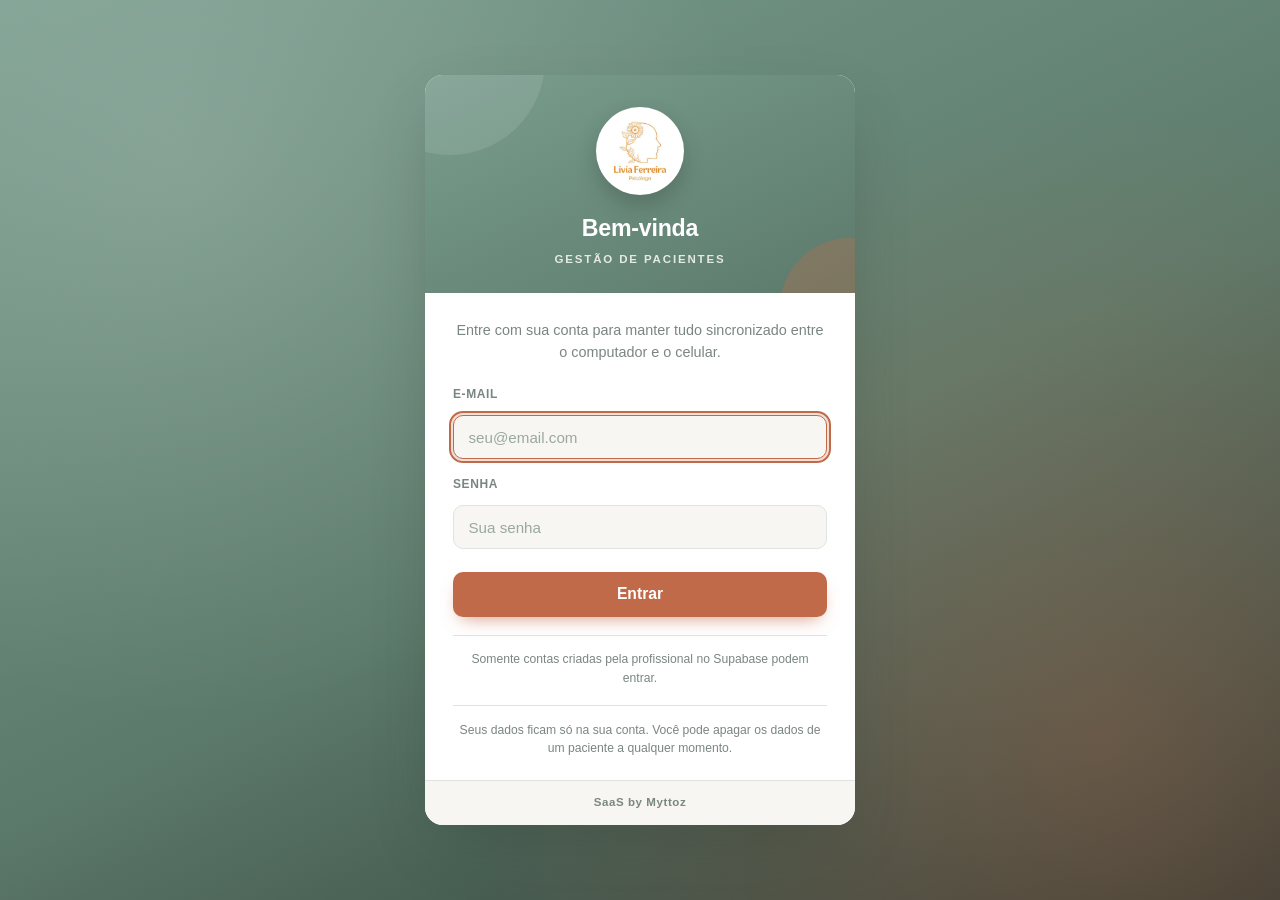
<file: index.html>
<!DOCTYPE html>
<html lang="pt-BR" class="app-bloqueado">
<head>
<meta charset="UTF-8">
<!-- CSP: só scripts e estilos vindos do próprio site. Nada de objetos, plugins
     ou formulários para outros endereços. Os handlers inline ainda exigem
     'unsafe-inline' (o sistema é construído com eles); os demais bloqueios já
     valem. frame-ancestors só funciona em cabeçalho HTTP — veja _headers. -->
<meta http-equiv="Content-Security-Policy" content="default-src 'self'; script-src 'self' 'unsafe-inline'; style-src 'self' 'unsafe-inline'; img-src 'self' data: blob:; font-src 'self' data:; connect-src 'self' https://wrdkbafdzjsqonyidrwv.supabase.co https://*.supabase.co; media-src 'self' blob:; object-src 'none'; base-uri 'self'; form-action 'self'; frame-ancestors 'none'">
<meta name="viewport" content="width=device-width, initial-scale=1.0, maximum-scale=1.0, user-scalable=no">
<title>Sistema de Atendimentos — Gestão de Pacientes</title>
<meta name="theme-color" content="#7A9E8F">
<link rel="icon" type="image/png" href="assets/icon-192.png">
<link rel="apple-touch-icon" href="assets/icon-192.png">
<link rel="manifest" href="manifest.webmanifest">
<link rel="stylesheet" href="css/style.css">
</head>
<body>
<div class="app">
  <!-- Topbar mobile -->
  <header class="topbar" id="topbar">
    <button class="menu-btn" onclick="app.toggleSidebar()" aria-label="Abrir menu">
      <svg viewBox="0 0 24 24" stroke="currentColor" stroke-width="2" stroke-linecap="round" stroke-linejoin="round" fill="none"><line x1="3" y1="12" x2="21" y2="12"></line><line x1="3" y1="6" x2="21" y2="6"></line><line x1="3" y1="18" x2="21" y2="18"></line></svg>
    </button>
    <div class="page-title" id="pageTitle">Agenda</div>
    <div class="user">
      <div class="user-avatar">P</div>
      <div class="user-info">
        <div class="user-name">Profissional</div>
        <div class="user-role">Psicologia</div>
      </div>
    </div>
  </header>

  <div class="app-body">
    <!-- Sidebar -->
    <aside class="sidebar" id="sidebar">
      <div class="brand">
        <img class="brand-logo" src="assets/logo.jpeg" alt="Logo">
        <div class="brand-text">
          <div class="brand-nome">Lívia Ferreira</div>
          <div class="brand-sub">Psicóloga</div>
          <div class="brand-sub">Gestão de pacientes</div>
        </div>
      </div>
      <div class="nav">
        <div class="nav-section">Menu</div>
        <div class="nav-item active" onclick="app.trocarPagina('hoje')">
          <svg viewBox="0 0 24 24" stroke="currentColor" stroke-width="2" stroke-linecap="round" stroke-linejoin="round" fill="none"><circle cx="12" cy="12" r="9"></circle><path d="M12 7v5l3 2"></path></svg>
          Hoje
        </div>
        <div class="nav-item" onclick="app.trocarPagina('agenda')">
          <svg viewBox="0 0 24 24" stroke="currentColor" stroke-width="2" stroke-linecap="round" stroke-linejoin="round" fill="none"><rect x="3" y="4" width="18" height="18" rx="2" ry="2"></rect><line x1="16" y1="2" x2="16" y2="6"></line><line x1="8" y1="2" x2="8" y2="6"></line><line x1="3" y1="10" x2="21" y2="10"></line></svg>
          Agenda
        </div>
        <div class="nav-item" onclick="app.trocarPagina('resumos')">
          <svg viewBox="0 0 24 24" stroke="currentColor" stroke-width="2" stroke-linecap="round" stroke-linejoin="round" fill="none"><rect x="3" y="3" width="7" height="7"></rect><rect x="14" y="3" width="7" height="7"></rect><rect x="14" y="14" width="7" height="7"></rect><rect x="3" y="14" width="7" height="7"></rect></svg>
          Resumos
        </div>
        <div class="nav-item" onclick="app.trocarPagina('lancamentos')">
          <svg viewBox="0 0 24 24" stroke="currentColor" stroke-width="2" stroke-linecap="round" stroke-linejoin="round" fill="none"><path d="M12 2v20"></path><path d="M17 5H9.5a3.5 3.5 0 0 0 0 7h5a3.5 3.5 0 0 1 0 7H6"></path></svg>
          Lançamentos
        </div>
        <div class="nav-item" onclick="app.trocarPagina('anos')">
          <svg viewBox="0 0 24 24" stroke="currentColor" stroke-width="2" stroke-linecap="round" stroke-linejoin="round" fill="none"><rect x="3" y="4" width="18" height="17" rx="2"></rect><line x1="3" y1="9" x2="21" y2="9"></line><line x1="8" y1="2" x2="8" y2="6"></line><line x1="16" y1="2" x2="16" y2="6"></line></svg>
          Anos
        </div>
        <div class="nav-item" onclick="app.trocarPagina('fontes')">
          <svg viewBox="0 0 24 24" stroke="currentColor" stroke-width="2" stroke-linecap="round" stroke-linejoin="round" fill="none"><path d="M20 21v-2a4 4 0 0 0-4-4H8a4 4 0 0 0-4 4v2"></path><circle cx="12" cy="7" r="4"></circle></svg>
          Convênios
        </div>
        <div class="nav-item" onclick="app.trocarPagina('pacientes')">
          <svg viewBox="0 0 24 24" stroke="currentColor" stroke-width="2" stroke-linecap="round" stroke-linejoin="round" fill="none"><path d="M17 21v-2a4 4 0 0 0-4-4H5a4 4 0 0 0-4 4v2"></path><circle cx="9" cy="7" r="4"></circle><path d="M23 21v-2a4 4 0 0 0-3-3.87"></path><path d="M16 3.13a4 4 0 0 1 0 7.75"></path></svg>
          Pacientes
        </div>
        <div class="nav-item" onclick="app.trocarPagina('prontuario')">
          <svg viewBox="0 0 24 24" stroke="currentColor" stroke-width="2" stroke-linecap="round" stroke-linejoin="round" fill="none"><path d="M4 19.5A2.5 2.5 0 0 1 6.5 17H20"></path><path d="M6.5 2H20v20H6.5A2.5 2.5 0 0 1 4 19.5v-15A2.5 2.5 0 0 1 6.5 2z"></path><line x1="8" y1="7" x2="16" y2="7"></line><line x1="8" y1="11" x2="14" y2="11"></line></svg>
          Prontuário
        </div>
        <div class="nav-item" onclick="app.trocarPagina('escalas')">
          <svg viewBox="0 0 24 24" stroke="currentColor" stroke-width="2" stroke-linecap="round" stroke-linejoin="round" fill="none"><path d="M9 11l3 3L22 4"></path><path d="M21 12v7a2 2 0 0 1-2 2H5a2 2 0 0 1-2-2V5a2 2 0 0 1 2-2h11"></path></svg>
          Escalas
        </div>
        <div class="nav-item" onclick="app.trocarPagina('situacao')">
          <svg viewBox="0 0 24 24" stroke="currentColor" stroke-width="2" stroke-linecap="round" stroke-linejoin="round" fill="none"><circle cx="12" cy="12" r="10"></circle><polyline points="12 6 12 12 16 14"></polyline></svg>
          Situação Paciente
        </div>
      </div>
      <div class="sidebar-footer">
        <button class="btn btn-outline" style="width:100%; margin-bottom:.5rem;" onclick="backupModulo.exportar()" title="Baixa um arquivo com todos os dados">⬇ Exportar backup</button>
        <button class="btn btn-outline" style="width:100%; margin-bottom:.5rem;" onclick="backupModulo.importar()" title="Restaura dados de um arquivo de backup">⬆ Importar backup</button>
        <button class="btn btn-outline" style="width:100%; margin-bottom:.5rem;" onclick="backupModulo.restaurarAuto()" title="Volta ao último retrato salvo automaticamente neste navegador">🕘 Restaurar automático</button>
        <div class="backup-auto-info" id="backupAutoInfo">Ainda não há backup automático neste navegador.</div>
        <button class="btn btn-outline" style="width:100%; margin-bottom:.75rem;" onclick="recibosModulo.abrirConfig()" title="Nome, CRP e CPF que aparecem no recibo">🧾 Dados do recibo</button>
        <button class="btn btn-outline" style="width:100%; margin-bottom:.75rem;" onclick="Backend.abrirAtivacaoMfa()" title="Cada conta cadastra o seu próprio código no celular">🔐 Verificação em duas etapas</button>
        <button class="btn btn-outline" style="width:100%; margin-bottom:.75rem;" onclick="app.sair()">Sair</button>
        <div class="sidebar-credit">SaaS by Myttoz</div>
      </div>
    </aside>

    <main class="main">
      <!-- Página: Painel Hoje -->
      <div class="page active" id="page-hoje">
        <div class="page-header">
          <div>
            <h1>Hoje</h1>
            <div class="page-subtitle" id="hojeData"></div>
          </div>
          <div class="header-actions">
            <button class="btn btn-outline btn-whatsapp" onclick="whatsappModulo.abrir()">WhatsApp</button>
            <button class="btn btn-primary" onclick="lancamentosModulo.abrirModal()">+ Novo atendimento</button>
          </div>
        </div>

        <div class="stats quatro" id="hojeStats"></div>

        <div class="hoje-layout">
          <div class="card">
            <div class="card-header-inline">
              <h2>Atendimentos de hoje</h2>
              <span class="card-subtitle" id="hojeResumo"></span>
            </div>
            <div class="hoje-lista" id="hojeLista"></div>
          </div>

          <div class="hoje-lateral">
            <div class="card">
              <div class="card-header-inline">
                <h2>Faltam confirmar</h2>
                <span class="card-subtitle" id="hojeConfirmarResumo"></span>
              </div>
              <div class="confirmar-lista" id="hojeConfirmar"></div>
            </div>
            <div class="card">
              <div class="card-header-inline">
                <h2>Quem deve</h2>
                <span class="card-subtitle" id="hojeQuemDeveResumo"></span>
              </div>
              <div class="quem-deve-lista" id="hojeQuemDeve"></div>
            </div>
            <div class="card">
              <div class="card-header-inline">
                <h2>Próximos atendimentos</h2>
              </div>
              <div class="proximos-lista" id="hojeProximos"></div>
            </div>
            <div class="card pendencia-card">
              <div class="card-header-inline">
                <h2>Pendências</h2>
              </div>
              <div id="hojePendencias"></div>
            </div>
          </div>
        </div>
      </div>

      <!-- Página: Agenda (grade semanal) -->
      <div class="page" id="page-agenda">
        <div class="page-header">
          <h1>Agenda</h1>
          <button class="btn btn-primary" onclick="agendaModulo.novoNaSemana()">+ Novo atendimento</button>
        </div>

        <div class="busca-linha">
          <input type="search" id="agendaBusca" class="form-control busca-campo" placeholder="Buscar paciente pelo nome..." oninput="agendaModulo.buscarNome(this.value)">
          <input type="date" id="agendaBuscaData" class="form-control busca-data" title="Filtrar por data" onchange="agendaModulo.buscarData(this.value)">
          <button type="button" class="btn btn-outline btn-sm" onclick="agendaModulo.limparBusca()">Limpar busca</button>
          <span class="busca-resumo" id="agendaBuscaResumo"></span>
        </div>

        <div class="agenda-toolbar">
          <button class="btn btn-outline" onclick="agendaModulo.mudarSemana(-1)" title="Semana anterior">‹ Anterior</button>
          <div class="agenda-semana" id="agendaSemanaTitulo"></div>
          <button class="btn btn-outline" onclick="agendaModulo.mudarSemana(1)" title="Próxima semana">Próxima ›</button>
          <button class="btn btn-outline" onclick="agendaModulo.irParaHoje()">Hoje</button>
        </div>

        <div class="agenda-legenda">
          <span><i class="legenda-cor legenda-normal"></i> Agendado</span>
          <span><i class="legenda-cor legenda-compareceu"></i> Compareceu</span>
          <span><i class="legenda-cor legenda-faltou"></i> Faltou</span>
          <span><i class="legenda-cor legenda-cancelado"></i> Cancelou</span>
        </div>

        <div class="card">
          <div class="agenda-scroll">
            <div class="agenda-grid" id="agendaGrid"></div>
          </div>
        </div>
      </div>

      <!-- Página: Resumos -->
      <div class="page" id="page-resumos">
        <div class="page-header">
          <h1>Resumos</h1>
          <div class="header-actions">
            <button class="btn btn-outline btn-sm" onclick="resumosModulo.exportarContador()" title="Baixa um CSV enxuto com data, convênio, forma de pagamento, valor, ganho, repasse e observações">⬇ Enviar ao contador (CSV)</button>
            <button class="btn btn-outline btn-sm" onclick="resumosModulo.exportarRelatorio()" title="Baixa um CSV com resumo, entradas pagas, pendências e faltas do mês escolhido">⬇ Relatório mensal (CSV)</button>
          </div>
        </div>

        <div class="month-tabs" id="mesesResumos"></div>
        <p class="export-note">As duas exportações usam o mês selecionado acima. Os arquivos abrem no Excel (separador ponto e vírgula e vírgula decimal).</p>

        <div class="stats" id="statsResumos"></div>

        <div class="card">
          <div class="card-header-inline">
            <h2 id="resumoTitulo">Resumo mensal</h2>
            <span class="card-subtitle">Valores separados por convênio</span>
          </div>
          <div class="alert-note" id="resumoAviso" style="display:none;">
            Convênios sem percentual informado não entram nos cálculos de ganho e repasse.
            Cadastre o percentual na aba Convênios para exibir os valores.
          </div>
          <div class="resumo-grid" id="resumosPorFonte"></div>
        </div>

        <div class="card" id="cardAvaliacoes" style="display:none;">
          <div class="card-header-inline">
            <h2>Avaliação</h2>
            <span class="card-subtitle" id="avaliacoesQtd">0 avaliações no mês</span>
          </div>
          <div class="resumo-grid" id="resumoAvaliacoes"></div>
        </div>
      </div>

      <!-- Página: Lançamentos -->
      <div class="page" id="page-lancamentos">
        <div class="page-header">
          <h1>Lançamentos</h1>
          <button class="btn btn-primary" onclick="lancamentosModulo.abrirModal()">+ Novo atendimento</button>
        </div>

        <div class="busca-linha">
          <input type="search" id="lancBusca" class="form-control busca-campo" placeholder="Buscar por data, paciente, convênio, valor, status..."
                 oninput="lancamentosModulo.buscar(this.value)">
          <button type="button" class="btn btn-outline btn-sm" onclick="lancamentosModulo.limparBusca()">Limpar busca</button>
          <span class="busca-resumo" id="lancBuscaResumo"></span>
        </div>

        <div class="month-tabs" id="mesesLancamentos"></div>
        <div class="card">
          <div class="card-header-inline">
            <h2 id="tituloLancamentos">Atendimentos</h2>
            <span class="card-subtitle">Clique em um mês para alternar</span>
          </div>

          <div class="lanc-massa" id="lancMassa">
            <span class="lanc-massa-resumo" id="lancMassaResumo">Nenhum item selecionado</span>
            <label class="lanc-massa-grupo">
              <span>Novo status</span>
              <select id="massaStatus" class="form-control">
                <option value="">Não alterar</option>
                <option value="pago">Pago</option>
                <option value="pendente">Pendente</option>
              </select>
            </label>
            <button type="button" class="btn btn-outline btn-sm" id="btnAplicarStatus" onclick="lancamentosModulo.aplicarEmMassa('status')">Aplicar status</button>
            <label class="lanc-massa-grupo">
              <span>Nova presença</span>
              <select id="massaPresenca" class="form-control">
                <option value="">Não alterar</option>
                <option value="agendado">Agendado</option>
                <option value="compareceu">Compareceu</option>
                <option value="faltou">Faltou</option>
                <option value="cancelou">Cancelou</option>
              </select>
            </label>
            <button type="button" class="btn btn-outline btn-sm" id="btnAplicarPresenca" onclick="lancamentosModulo.aplicarEmMassa('presenca')">Aplicar presença</button>
            <button type="button" class="btn btn-outline btn-sm" id="btnLimparSelecao" onclick="lancamentosModulo.limparSelecao()">Limpar seleção</button>
          </div>

          <div class="table-wrap">
            <table>
              <thead>
                <tr>
                  <th>Horário</th><th>Tipo</th><th>Paciente</th><th>Convênio</th><th>Forma pag.</th>
                  <th>Valor</th><th>A receber</th>
                  <th><span class="th-check"><input type="checkbox" id="chkTodosStatus" title="Marcar todos os status visíveis" onchange="lancamentosModulo.marcarTodos('status', this.checked)"><span>Status</span></span></th>
                  <th><span class="th-check"><input type="checkbox" id="chkTodosPresenca" title="Marcar todas as presenças visíveis" onchange="lancamentosModulo.marcarTodos('presenca', this.checked)"><span>Presença</span></span></th>
                  <th>Ação</th>
                </tr>
              </thead>
              <tbody id="tbodyHoje"></tbody>
            </table>
          </div>
        </div>
      </div>

      <!-- Página: Convênios -->
      <div class="page" id="page-fontes">
        <div class="page-header">
          <h1>Convênios</h1>
          <button class="btn btn-primary" onclick="fontesModulo.abrirModalNovaFonte()">+ Novo convênio</button>
        </div>

        <div class="card">
          <p style="font-size:.88rem; color:var(--text-muted); margin-bottom:1rem;">Cadastre de onde vêm os pacientes. Defina se o valor é fixo para todos ou variável por paciente.</p>

          <div class="table-wrap">
            <table>
              <thead>
                <tr><th>Convênio</th><th>Tipo de valor</th><th>Valor fixo</th><th>Percentual</th><th>Status</th><th>Ação</th></tr>
              </thead>
              <tbody id="tbodyFontes"></tbody>
            </table>
          </div>
        </div>
      </div>

      <!-- Página: Pacientes -->
      <div class="page" id="page-pacientes">
        <div class="page-header">
          <h1>Pacientes</h1>
          <button class="btn btn-primary" onclick="pacientesModulo.abrirModal()">+ Novo paciente</button>
        </div>

        <div class="busca-linha">
          <input type="search" id="pacBusca" class="form-control busca-campo" placeholder="Buscar por nome, CPF, telefone, responsável ou convênio..." oninput="pacientesModulo.buscar(this.value)">
          <button type="button" class="btn btn-outline btn-sm" onclick="pacientesModulo.limparBusca()">Limpar busca</button>
          <span class="busca-resumo" id="pacBuscaResumo"></span>
        </div>

        <div class="card">
          <p style="font-size:.88rem; color:var(--text-muted); margin-bottom:1rem;">
            Cadastre os pacientes vinculando a um convênio e registre a autorização
            de cada um para guardar os dados. Quem não autorizou pode ter os dados
            apagados pelo botão <strong>Apagar dados</strong>.
          </p>
          <div class="table-wrap">
            <table>
              <thead>
                <tr><th>Paciente</th><th>Convênio</th><th>Tipo de valor</th><th>$ Atendimento</th><th>Ação</th></tr>
              </thead>
              <tbody id="tbodyPacientes"></tbody>
            </table>
          </div>
        </div>
      </div>

      <!-- Página: Prontuário -->
      <div class="page" id="page-prontuario">
        <div class="page-header">
          <div>
            <h1>Prontuário</h1>
            <div class="page-subtitle" id="prontuarioSubtitulo">Evoluções por sessão</div>
          </div>
          <div class="header-actions">
            <button class="btn btn-outline" onclick="segurancaModulo.solicitarTrocaSenha()" title="Troca a senha do prontuário (pede a senha da conta)">🔑 Trocar senha</button>
            <button class="btn btn-outline" onclick="segurancaModulo.bloquear()" title="Bloqueia o prontuário agora">🔒 Bloquear</button>
            <button class="btn btn-primary" onclick="prontuarioModulo.abrirModal()">+ Nova evolução</button>
          </div>
        </div>

        <div class="alert-note">
          <strong>Informação sensível.</strong> As evoluções são cifradas com uma chave que
          depende da senha do prontuário. Sem essa senha, nem o backup aberto mostra o texto.
          Os acessos ficam registrados também na nuvem. Guarde a senha e os backups em local seguro:
          não há recuperação se a senha for perdida.
        </div>

        <div class="alert-note retencao-aviso">
          <strong>Guarda dos registros.</strong> Os registros de atendimento devem ser conservados
          por pelo menos <strong>5 anos</strong> após o último registro (Resoluções CFP nº 01/2009
          e 06/2019). Para prontuários, a Lei nº 13.787/2018 prevê <strong>20 anos</strong> antes
          do descarte; no caso de crianças e adolescentes, mantenha os registros até a maioridade.
          Guarde tudo em local com acesso restrito. Em caso de dúvida sobre descartar, confirme
          com o seu Conselho Regional.
        </div>

        <div class="card">
          <div class="card-header-inline">
            <h2>Histórico de evoluções</h2>
            <span class="card-subtitle" id="evolucoesResumo"></span>
          </div>
          <div class="prontuario-busca">
            <input type="search" id="evoBusca" class="form-control" placeholder="Buscar por paciente ou por texto..." oninput="prontuarioModulo.termo = this.value; prontuarioModulo.render()">
          </div>
          <div class="evolucoes-lista" id="evolucoesLista"></div>
        </div>

        <div class="card">
          <div class="card-header-inline">
            <h2>Trilha de acesso</h2>
            <span class="card-subtitle">Últimos registros</span>
          </div>
          <div class="trilha-lista" id="trilhaLista"></div>
        </div>
      </div>

      <!-- Página: Escalas -->
      <div class="page" id="page-escalas">
        <div class="page-header">
          <div>
            <h1>Escalas</h1>
            <div class="page-subtitle">PHQ-9, GAD-7 e DASS-21 — rastreio e acompanhamento</div>
          </div>
        </div>

        <div class="alert-note">
          <strong>Rastreio, não diagnóstico.</strong> As pontuações apoiam o acompanhamento;
          a interpretação clínica é sua. Os resultados ficam cifrados no prontuário,
          exigem o desbloqueio e entram no backup e na nuvem.
        </div>

        <div class="card">
          <div class="form-grid">
            <div class="form-group">
              <label class="form-label" for="escalaPaciente">Paciente</label>
              <select id="escalaPaciente" class="form-control" onchange="escalasModulo.mostrarHistorico()"></select>
            </div>
            <div class="form-group">
              <label class="form-label" for="escalaTipo">Escala</label>
              <select id="escalaTipo" class="form-control" onchange="escalasModulo.preparar()">
                <option value="phq9">PHQ-9 — depressão (9 questões)</option>
                <option value="gad7">GAD-7 — ansiedade (7 questões)</option>
                <option value="dass21">DASS-21 — depressão, ansiedade e estresse (21 questões)</option>
              </select>
            </div>
          </div>
          <div class="header-actions escala-controles">
            <button class="btn btn-outline" onclick="escalasModulo.preparar()">Preparar escala</button>
            <button class="btn btn-primary" onclick="escalasModulo.calcular()">Calcular pontuação</button>
          </div>
        </div>

        <div class="card">
          <div class="card-header-inline">
            <h2>Questões</h2>
            <div class="header-actions">
              <button class="btn btn-outline btn-sm" id="escalaToggleBtn" onclick="escalasModulo.alternarQuestoes()">Ocultar questões</button>
              <span class="card-subtitle" id="escalaQuestoesResumo"></span>
            </div>
          </div>
          <div id="escalaQuestoes" class="escala-questoes">
            <div class="portal-muted">Escolha a paciente e a escala, depois clique em Preparar escala.</div>
          </div>
        </div>

        <div class="card">
          <div class="card-header-inline">
            <h2>Meus modelos de questões</h2>
            <span class="card-subtitle">Seus questionários por faixa ou público</span>
          </div>
          <p class="portal-muted" style="margin-top:0;">
            Crie um modelo para cada situação (ex.: "Questões 5-8 anos"). Uma pergunta por linha.
            As respostas seguem a escala de 0 (nunca) a 3 (sempre).
          </p>
          <div class="form-group">
            <label class="form-label" for="modeloNome">Nome do modelo</label>
            <input type="text" id="modeloNome" class="form-control" placeholder="Ex.: Questões 5-8 anos">
          </div>
          <div class="form-group">
            <label class="form-label" for="modeloPerguntas">Perguntas (uma por linha)</label>
            <textarea id="modeloPerguntas" class="form-control" rows="5" placeholder="Como a criança se sentiu esta semana?&#10;Apresentou dificuldade para dormir?"></textarea>
          </div>
          <div class="header-actions escala-controles">
            <button class="btn btn-outline" onclick="escalasModulo.salvarModelo()">Salvar modelo</button>
          </div>
          <div id="modeloLista" class="escala-modelos"></div>
        </div>

        <div class="card">
          <div class="card-header-inline">
            <h2>Resultado</h2>
          </div>
          <div id="escalaResultado" class="escala-resultado">
            <div class="portal-muted">Preencha as respostas e clique em Calcular.</div>
          </div>
          <div class="header-actions" style="margin-top:1rem;">
            <button id="escalaSalvarBtn" class="btn btn-primary" style="display:none;" onclick="escalasModulo.salvar()">Salvar no prontuário</button>
          </div>
        </div>

        <div class="card">
          <div class="card-header-inline">
            <h2>Histórico da paciente</h2>
          </div>
          <div id="escalaHistorico" class="escala-historico"></div>
        </div>
      </div>

      <!-- Página: Gestão Anual -->
      <div class="page" id="page-anos">
        <div class="page-header">
          <div>
            <h1>Anos</h1>
            <div class="page-subtitle">Um ano de cada vez, sem misturar os dados</div>
          </div>
          <div class="header-actions">
            <button class="btn btn-primary" onclick="gestaoAnualModulo.criar()">+ Criar ano novo</button>
          </div>
        </div>
        <div id="anosConteudo"></div>
      </div>

      <!-- Página: Situação Paciente -->
      <div class="page" id="page-situacao">
        <div class="page-header"><h1>Situação Paciente</h1></div>
        <div class="month-tabs" id="mesesSituacao"></div>
        <div class="card">
          <div class="card-header-inline">
            <h2 id="tituloSituacao">Pagamentos</h2>
            <span class="card-subtitle">Confirme cada pagamento pelo botão da linha</span>
          </div>
          <div class="table-wrap">
            <table>
              <thead>
                <tr><th>Horário</th><th>Paciente</th><th>Convênio</th><th>Valor</th><th>A receber</th><th>Status</th><th>Ação</th></tr>
              </thead>
              <tbody id="tbodySituacao"></tbody>
            </table>
          </div>
        </div>
      </div>
    </main>
  </div>
</div>

<!-- Overlay + Modais -->
<div class="overlay login-fundo open" id="overlay" onclick="app.fecharModais()">

<!-- Modal: Paciente -->
<div class="modal" id="modalPaciente" onclick="event.stopPropagation()">
  <div class="modal-header">
    <div class="modal-title">Novo paciente</div>
    <button class="modal-close" onclick="app.fecharModal('modalPaciente')">&times;</button>
  </div>
  <div class="modal-body">
    <form id="formPaciente" onsubmit="return pacientesModulo.salvar();">
      <div class="form-group">
        <label class="form-label">Nome completo</label>
        <input type="text" id="pacNome" class="form-control" placeholder="Ex: Pedro Silva" oninput="app.formatarNome(this)">
      </div>
      <div class="form-group">
        <label class="form-label">CPF (usado no recibo)</label>
        <input type="text" id="pacCpf" class="form-control" inputmode="numeric" maxlength="14" placeholder="000.000.000-00" oninput="app.mascaraCpf(this)">
        <div class="form-note">Opcional. Serve só para preparar o recibo da Receita Federal.</div>
      </div>
      <div class="form-group">
        <label class="form-label">E-mail (para o portal do paciente)</label>
        <input type="email" id="pacEmail" class="form-control" placeholder="ana@exemplo.com">
        <div class="form-note">Opcional. Só preencha se quiser convidar este paciente para o portal. É pelo e-mail que ele recebe o link de acesso.</div>
      </div>
      <div class="form-group">
        <label class="form-label">Data de nascimento</label>
        <input type="date" id="pacNascimento" class="form-control">
        <div class="form-note">Opcional. Aparece na ficha e ajuda a identificar o paciente.</div>
      </div>
      <div class="form-group">
        <label class="form-label">Telefone</label>
        <input type="text" id="pacTelefone" class="form-control" inputmode="tel" maxlength="15" placeholder="(00) 00000-0000" oninput="app.mascaraTelefone(this)">
        <div class="form-note">Opcional. Vai para o contato do relatório mensal.</div>
      </div>
      <div class="form-group">
        <label class="form-label">Responsável</label>
        <input type="text" id="pacResponsavel" class="form-control" placeholder="Ex: Maria Silva (mãe)">
        <div class="form-note">Opcional. Responsável pelo paciente, quando houver.</div>
      </div>
      <div class="form-group">
        <label class="form-label">Carteira do convênio</label>
        <input type="text" id="pacCarteira" class="form-control" placeholder="Ex: 123456789">
        <div class="form-note">Opcional. Número da carteira/usuário do plano de saúde.</div>
      </div>
      <div class="form-group">
        <label class="form-label">Autorização para guardar os dados (LGPD)</label>
        <select id="pacConsentimento" class="form-control">
          <option value="pendente">Aguardando autorização</option>
          <option value="aceito">Autorizado pelo paciente</option>
          <option value="recusado">Não autorizado</option>
        </select>
        <div class="form-note">Registre aqui a autorização recebida. Se não houver, deixe "Aguardando".</div>
      </div>
      <div class="form-group">
        <label class="form-label">Convênio</label>
        <select id="pacFonte" class="form-control"></select>
      </div>
      <div class="form-group toggle-field" id="campoValorPaciente">
        <label class="form-label">Valor do atendimento (R$)</label>
        <input type="text" id="pacValor" class="form-control" placeholder="Ex: 180,00" oninput="app.mascaraValor(this)">
        <div class="form-note">Preencha quando a fonte for de valor variável.</div>
      </div>
    </form>
  </div>
  <div class="modal-footer">
    <button class="btn btn-outline" onclick="app.fecharModal('modalPaciente')">Cancelar</button>
    <button type="button" class="btn btn-primary" onclick="pacientesModulo.salvar()">Salvar</button>
  </div>
</div>

<!-- Modal: Novo Convênio / Plano -->
<div class="modal" id="modalNovaFonte" onclick="event.stopPropagation()">
  <div class="modal-header">
    <div class="modal-title">Novo convênio</div>
    <button class="modal-close" onclick="app.fecharModal('modalNovaFonte')">&times;</button>
  </div>
  <div class="modal-body">
    <form id="formNovaFonte" onsubmit="return fontesModulo.salvarNovaFonte();">
      <div class="form-group">
        <label class="form-label">Nome do convênio</label>
        <input type="text" id="fonteNome" class="form-control" placeholder="Ex: Unimed, Particular, Clínica...">
      </div>
      <div class="form-group">
        <label class="form-label">Tipo de valor do atendimento</label>
        <div class="radio-group">
          <label class="radio-label"><input type="radio" name="fonteTipo" value="fixo" checked> Fixo para todos</label>
          <label class="radio-label"><input type="radio" name="fonteTipo" value="variavel"> Variável por paciente</label>
        </div>
      </div>
      <div class="form-group toggle-field" id="campoValorFixo">
        <label class="form-label">Valor fixo (R$)</label>
        <input type="text" id="fonteValorFixo" class="form-control" placeholder="Ex: 200,00" oninput="app.mascaraValor(this)">
        <div class="form-note">Será aplicado automaticamente a todos os pacientes deste convênio.</div>
      </div>
      <div class="form-group">
        <label class="form-label">Percentual recebido (%)</label>
        <input type="text" id="fontePercentual" class="form-control" placeholder="Ex: 70" maxlength="5">
        <div class="form-note">Coloque o valor a receber. Informe apenas o número (ex.: 70 para 70%).</div>
      </div>
    </form>
  </div>
  <div class="modal-footer">
    <button class="btn btn-outline" onclick="app.fecharModal('modalNovaFonte')">Cancelar</button>
    <button type="button" class="btn btn-primary" onclick="fontesModulo.salvarNovaFonte()">Salvar</button>
  </div>
</div>

<!-- Modal: Novo Lançamento -->
<div class="modal" id="modalLancamento" onclick="event.stopPropagation()">
  <div class="modal-header">
    <div class="modal-title">Novo atendimento</div>
    <button class="modal-close" onclick="app.fecharModal('modalLancamento')">&times;</button>
  </div>
  <div class="modal-body">
    <form id="formLancamento" onsubmit="return lancamentosModulo.salvar();">
      <div class="form-group">
        <label class="form-label">Data</label>
        <div style="display:flex; gap:.4rem; align-items:center;">
          <input type="date" id="lancData" class="form-control" value="">
          <button type="button" class="btn btn-outline btn-sm" onclick="lancamentosModulo.usarHoje()" title="Voltar para a data de hoje">Hoje</button>
        </div>
        <div class="form-note">Preenchida com hoje automaticamente. Altere se o atendimento foi em outro dia.</div>
      </div>
      <div class="form-group">
        <label class="form-label">Horário</label>
        <input type="text" id="lancHora" class="form-control" placeholder="Ex: 08:00">
        <div class="time-presets" id="timePresets"></div>
        <div class="form-note">Horários de 30 em 30 minutos, das 7h às 20h.</div>
      </div>
      <div class="form-group full">
        <label class="form-label">Nome do paciente</label>
        <div class="autocomplete-wrap">
          <input type="text" id="lancPaciente" class="form-control" placeholder="Comece a digitar o nome..." autocomplete="off">
          <ul class="autocomplete-list" id="autocompletePaciente"></ul>
        </div>
        <div class="autocomplete-msg" id="autocompleteMsg" style="display:none;"></div>
        <div class="form-note">Use ↑ ↓ e Tab para selecionar. Se não existir, digite o nome completo para criar.</div>
      </div>
      <div class="form-group">
        <label class="form-label">Tipo de atendimento</label>
        <select id="lancTipo" class="form-control">
          <option value="normal">Atendimento normal</option>
          <option value="avaliacao">Avaliação</option>
        </select>
      </div>
      <div class="form-group">
        <label class="form-label">Convênio</label>
        <select id="lancFonte" class="form-control"></select>
      </div>
      <div class="form-group">
        <label class="form-label">Valor (R$)</label>
        <input type="text" id="lancValor" class="form-control" placeholder="Ex: 180,00" oninput="app.mascaraValor(this)">
      </div>
      <div class="form-group full" id="campoSuaParte" style="display:none;">
        <label class="form-label">Valor a receber (R$)</label>
        <div class="sua-parte-preview" id="suaPartePreview">R$ 0,00</div>
        <div class="form-note">Calculado automaticamente baseado no convênio e percentual.</div>
      </div>
      <div class="form-group full">
        <label class="form-label">Presença</label>
        <select id="lancPresenca" class="form-control">
          <option value="agendado">Agendado (a confirmar)</option>
          <option value="compareceu">Compareceu</option>
          <option value="faltou">Faltou</option>
          <option value="cancelou">Cancelou</option>
        </select>
        <div class="form-note">Registre se o paciente compareceu à sessão.</div>
      </div>
      <div class="form-group full" id="campoRepetir" style="display:none;">
        <label class="form-label">Repetir semanalmente</label>
        <select id="lancRepetir" class="form-control">
          <option value="0">Não repetir (sessão única)</option>
          <option value="4">Criar 4 sessões semanais</option>
          <option value="8">Criar 8 sessões semanais</option>
          <option value="12">Criar 12 sessões semanais</option>
        </select>
        <div class="form-note">Cria as sessões nos próximos dias, mesmo horário. Ótimo para retornos semanais fixos.</div>
      </div>
      <div class="form-group full">
        <label class="form-label">Forma de pagamento</label>
        <select id="lancPagamento" class="form-control">
          <option value="dinheiro">Dinheiro</option>
          <option value="pix">Pix</option>
          <option value="clinica">Clínica</option>
          <option value="cartao">Cartão</option>
        </select>
      </div>
      <div class="form-group full">
        <label class="form-label">Status</label>
        <select id="lancStatus" class="form-control">
          <option value="pendente">Pendente</option>
          <option value="pago">Pago</option>
        </select>
      </div>
      <div class="form-group full">
        <label class="form-label">Observações</label>
        <textarea id="lancObs" class="form-control" placeholder="Ex: sessão individual, adulto, retorno..."></textarea>
      </div>
    </form>
  </div>
  <div class="modal-footer">
    <button class="btn btn-outline" onclick="app.fecharModal('modalLancamento')">Cancelar</button>
    <button type="button" class="btn btn-primary" onclick="lancamentosModulo.salvar()">Lançar atendimento</button>
  </div>
</div>

<!-- Modal: Senha do prontuário -->
<div class="modal" id="modalSenha" onclick="event.stopPropagation()">
  <div class="modal-header">
    <div class="modal-title" id="senhaTitulo">Criar senha de acesso</div>
    <button class="modal-close" onclick="app.fecharModal('modalSenha')">&times;</button>
  </div>
  <div class="modal-body">
    <div class="alert-note" id="senhaAviso">
      Esta senha gera a chave que cifra as evoluções no navegador, no backup e
      na nuvem. Anote-a em local seguro: sem ela não será possível ler o
      prontuário, mesmo com o arquivo de backup em mãos. Não há recuperação.
      Use uma senha diferente da senha da sua conta.
    </div>
    <form id="formSenha" onsubmit="return segurancaModulo.confirmar();">
      <div class="form-group">
        <label class="form-label" id="labelNovaSenha">Crie uma senha</label>
        <input type="password" id="senhaNova" class="form-control" autocomplete="new-password">
        <div class="form-note">Mínimo de 4 caracteres.</div>
      </div>
      <div class="form-group" id="grupoConfirmarSenha">
        <label class="form-label">Repita a senha</label>
        <input type="password" id="senhaConfirmar" class="form-control" autocomplete="new-password">
      </div>
      <div class="senha-erro" id="senhaErro" style="display:none;"></div>
    </form>
  </div>
  <div class="modal-footer">
    <button class="btn btn-outline" onclick="app.fecharModal('modalSenha')">Cancelar</button>
    <button type="button" class="btn btn-primary" id="senhaBotao" onclick="segurancaModulo.confirmar()">Criar senha</button>
  </div>
</div>

<!-- Modal: Evolução do prontuário -->
<div class="modal" id="modalEvolucao" onclick="event.stopPropagation()">
  <div class="modal-header">
    <div class="modal-title">Nova evolução</div>
    <button class="modal-close" onclick="app.fecharModal('modalEvolucao')">&times;</button>
  </div>
  <div class="modal-body">
    <form id="formEvolucao" onsubmit="return prontuarioModulo.salvar();">
      <div class="form-group">
        <label class="form-label">Modelos rápidos</label>
        <div class="modelos-rapidos">
          <button type="button" class="btn btn-outline btn-sm" onclick="prontuarioModulo.aplicarModelo('inicial')">Sessão inicial</button>
          <button type="button" class="btn btn-outline btn-sm" onclick="prontuarioModulo.aplicarModelo('retorno')">Retorno semanal</button>
          <button type="button" class="btn btn-outline btn-sm" onclick="prontuarioModulo.aplicarModelo('ansiedade')">Ansiedade</button>
          <button type="button" class="btn btn-outline btn-sm" onclick="prontuarioModulo.aplicarModelo('crianca')">Atendimento infantil</button>
        </div>
        <div class="form-note">Escolha outro modelo quando quiser trocar o texto. O que você digitar manualmente é preservado.</div>
      </div>
      <div class="form-grid">
        <div class="form-group">
          <label class="form-label">Data</label>
          <input type="date" id="evoData" class="form-control" value="">
        </div>
        <div class="form-group">
          <label class="form-label">Paciente</label>
          <div class="autocomplete-wrap">
            <input type="text" id="evoPaciente" class="form-control" list="pacientesEvoList" placeholder="Nome do paciente" autocomplete="off" oninput="app.formatarNome(this); segurancaModulo.registrarAtividade()">
            <datalist id="pacientesEvoList"></datalist>
          </div>
        </div>
      </div>
      <input type="hidden" id="evoLancamentoId" value="">
      <div class="form-group">
        <label class="form-label">Queixa do dia</label>
        <textarea id="evoQueixa" class="form-control" rows="2" placeholder="O que o paciente trouxe nesta sessão?" oninput="segurancaModulo.registrarAtividade()"></textarea>
      </div>
      <div class="form-group">
        <label class="form-label">Intervenção</label>
        <textarea id="evoIntervencao" class="form-control" rows="2" placeholder="O que foi trabalhado na sessão?" oninput="segurancaModulo.registrarAtividade()"></textarea>
      </div>
      <div class="form-group">
        <label class="form-label">Evolução</label>
        <textarea id="evoEvolucao" class="form-control" rows="2" placeholder="Como o paciente respondeu, o que melhorou ou permaneceu?" oninput="segurancaModulo.registrarAtividade()"></textarea>
      </div>
      <div class="form-group">
        <label class="form-label">Plano para a próxima sessão</label>
        <textarea id="evoPlano" class="form-control" rows="2" placeholder="O que combinamos para a próxima?" oninput="segurancaModulo.registrarAtividade()"></textarea>
      </div>
    </form>
  </div>
  <div class="modal-footer">
    <button class="btn btn-outline" onclick="app.fecharModal('modalEvolucao')">Cancelar</button>
    <button type="button" class="btn btn-primary" onclick="prontuarioModulo.salvar()">Salvar evolução</button>
  </div>
</div>

<!-- Modal: preparar recibo oficial (Receita Federal) -->
<div class="modal modal-recibo" id="modalPrepararRecibo" onclick="event.stopPropagation()">
  <div class="modal-header">
    <div class="modal-title">Preparar recibo</div>
    <button class="modal-close" onclick="app.fecharModal('modalPrepararRecibo')">&times;</button>
  </div>
  <div class="modal-body">
    <div class="alert-note">
      <strong>O recibo válido é o da Receita Federal.</strong> Aqui nós só preparamos o texto
      e guardamos o código de verificação. O comprovante deste site não tem validade oficial.
    </div>
    <div class="form-note" style="margin-bottom:.75rem;">
      O link do WhatsApp só leva texto, não anexa arquivos. Baixe o PDF aqui e, no WhatsApp,
      abra a conversa da paciente e anexe o arquivo manualmente.
    </div>
    <div class="recibo-resumo" id="reciboResumo"></div>
    <input type="hidden" id="reciboLancamentoId" value="">
    <div class="form-group">
      <label class="form-label">CPF do paciente</label>
      <input type="text" id="reciboCpfPaciente" class="form-control" inputmode="numeric" maxlength="14" placeholder="000.000.000-00" oninput="app.mascaraCpf(this)">
      <div class="form-note">Confira antes de copiar. Se estiver vazio, preencha no cadastro do paciente.</div>
    </div>
    <div class="form-group">
      <label class="form-label">Texto pronto para copiar</label>
      <textarea id="reciboTexto" class="form-control" rows="5"></textarea>
    </div>
    <div class="header-actions">
      <button type="button" class="btn btn-outline" onclick="recibosModulo.atualizarTexto()">Atualizar texto</button>
      <button type="button" class="btn btn-outline" onclick="recibosModulo.copiarPreparado()">📋 Copiar texto</button>
      <button type="button" class="btn btn-outline" onclick="recibosModulo.abrirReceita()">🌐 Abrir Receita Federal</button>
    </div>
    <hr class="recibo-separador">
    <div class="form-grid">
      <div class="form-group">
        <label class="form-label">Código de verificação da Receita</label>
        <input type="text" id="reciboCodigo" class="form-control" placeholder="Ex.: AB12CD34" maxlength="80">
      </div>
      <div class="form-group">
        <label class="form-label">Data da emissão</label>
        <input type="date" id="reciboDataEmissao" class="form-control">
      </div>
    </div>
    <div class="form-note" id="reciboStatus"></div>
  </div>
  <div class="modal-footer">
    <button type="button" class="btn btn-outline" onclick="recibosModulo.baixarPdf()" title="Baixa um PDF com assinatura, marca e dados da profissional">📄 Baixar PDF</button>
    <button type="button" class="btn btn-outline btn-whatsapp" onclick="recibosModulo.enviarAoPortal()" title="Guarda o comprovante no portal da paciente">📤 Guardar no portal</button>
    <button type="button" class="btn btn-outline" onclick="recibosModulo.imprimirSimples()" title="Comprovante caseiro, sem validade oficial">Comprovante simples</button>
    <button type="button" class="btn btn-outline" onclick="recibosModulo.salvarCodigo()">Salvar código</button>
    <button type="button" class="btn btn-primary" onclick="recibosModulo.marcarEnviado()">Marcar enviado</button>
  </div>
</div>

<!-- Modal: Dados do recibo -->
<div class="modal" id="modalDadosRecibo" onclick="event.stopPropagation()">
  <div class="modal-header">
    <div class="modal-title">Dados do recibo</div>
    <button class="modal-close" onclick="app.fecharModal('modalDadosRecibo')">&times;</button>
  </div>
  <div class="modal-body">
    <form id="formDadosRecibo" onsubmit="return recibosModulo.salvarConfig();">
      <div class="alert-note">
        Informe como seu nome deve aparecer no recibo. Se deixar em branco,
        o sistema usa “Psicóloga” e um campo de CRP para preencher à mão.
      </div>
      <div class="form-group">
        <label class="form-label">Nome completo</label>
        <input type="text" id="reciboNome" class="form-control" placeholder="Ex: Lívia Ferreira" oninput="app.formatarNome(this)">
      </div>
      <div class="form-grid">
        <div class="form-group">
          <label class="form-label">CRP</label>
          <input type="text" id="reciboCrp" class="form-control" placeholder="04/74163">
        </div>
        <div class="form-group">
          <label class="form-label">CPF</label>
          <input type="text" id="reciboCpf" class="form-control" placeholder="Ex: 000.000.000-00">
        </div>
      </div>
      <div class="form-group">
        <label class="form-label">Imagem da assinatura (opcional)</label>
        <input type="file" id="reciboAssinatura" class="form-control" accept="image/png,image/jpeg"
               onchange="recibosModulo.processarAssinatura(this)">
        <div class="form-note">
          Use uma foto ou imagem da sua assinatura, de preferência com fundo transparente.
          Ela aparecerá no recibo junto com a linha para assinar. A imagem é reduzida
          e guardada apenas neste navegador.
        </div>
        <div class="assinatura-preview" id="reciboAssinaturaPreview"></div>
        <button type="button" class="btn btn-outline btn-sm" onclick="recibosModulo.removerAssinatura()">
          Remover assinatura
        </button>
      </div>
    </form>
  </div>
  <div class="modal-footer">
    <button class="btn btn-outline" onclick="app.fecharModal('modalDadosRecibo')">Cancelar</button>
    <button type="button" class="btn btn-primary" onclick="recibosModulo.salvarConfig()">Salvar dados</button>
  </div>
</div>

<!-- Modal: login na nuvem (aparece somente se a nuvem estiver configurada) -->
<div class="modal modal-login show-modal" id="modalLogin" onclick="event.stopPropagation()">
  <div class="login-cabecalho">
    <img src="assets/logo.jpeg" alt="Logo" class="login-logo">
    <div class="login-titulo">Bem-vinda</div>
    <div class="login-subtitulo">Gestão de Pacientes</div>
  </div>
  <div class="login-corpo">
    <p class="login-intro">
      Entre com sua conta para manter tudo sincronizado entre o computador e o celular.
    </p>
    <form id="formLogin" onsubmit="return Backend.entrar();">
      <div class="form-group">
        <label class="form-label" for="loginEmail">E-mail</label>
        <input type="email" id="loginEmail" class="form-control" placeholder="seu@email.com" autocomplete="username">
      </div>
      <div class="form-group">
        <label class="form-label" for="loginSenha">Senha</label>
        <input type="password" id="loginSenha" class="form-control" placeholder="Sua senha" autocomplete="current-password">
      </div>
      <div class="form-group" id="grupoMfaLogin" style="display:none;">
        <label class="form-label" for="loginMfaCodigo">Código do aplicativo (6 números)</label>
        <input type="text" id="loginMfaCodigo" class="form-control" inputmode="numeric" maxlength="6" placeholder="000000" autocomplete="one-time-code">
      </div>
      <div class="senha-erro erro" id="loginErro" style="display:none;"></div>
      <button type="submit" class="btn-login-entrar">Entrar</button>
    </form>
    <p class="login-nota">Somente contas criadas pela profissional no Supabase podem entrar.</p>
    <p class="login-nota">Seus dados ficam só na sua conta. Você pode apagar os dados de um paciente a qualquer momento.</p>
  </div>
  <div class="login-rodape">SaaS by Myttoz</div>
</div>

<!-- Modal: verificação em duas etapas (convite e ativação) -->
<div class="modal" id="modalMfa" onclick="event.stopPropagation()">
  <div class="modal-header">
    <div class="modal-title">Verificação em duas etapas</div>
    <button class="modal-close" onclick="Backend.fecharMfa()">&times;</button>
  </div>
  <div class="modal-body">
    <p class="mfa-intro" id="mfaIntro"></p>
    <div class="mfa-qr" id="mfaQr" style="display:none;"></div>
    <div class="mfa-segredo" id="mfaSegredo" style="display:none;"></div>
    <div class="form-group" id="grupoMfaCodigo" style="display:none;">
      <label class="form-label" for="mfaCodigo">Código de 6 números</label>
      <input type="text" id="mfaCodigo" class="form-control" inputmode="numeric" maxlength="6" placeholder="000000" autocomplete="one-time-code" onkeydown="if(event.key==='Enter'){event.preventDefault(); Backend.clicarMfa();}">
    </div>
    <div class="senha-erro erro" id="mfaErro" style="display:none;"></div>
  </div>
  <div class="modal-footer">
    <button class="btn btn-outline" id="mfaDesativar" style="display:none; color:#C16A4A; border-color:#C16A4A;" onclick="Backend.desativarMfa()">Desativar</button>
    <button class="btn btn-outline" id="mfaSecundario" onclick="Backend.mfaSecundario()">Agora não</button>
    <button type="button" class="btn btn-primary" id="mfaBotao" onclick="Backend.clicarMfa()">Ativar agora</button>
  </div>
</div>

<!-- Modal: senha da conta novamente antes de ações críticas -->
<div class="modal modal-login modal-reaut" id="modalReautenticar" onclick="event.stopPropagation()">
  <div class="login-cabecalho">
    <img src="assets/logo.jpeg" alt="Logo" class="login-logo">
    <div class="login-titulo">Confirme sua senha</div>
    <div class="login-subtitulo">Ação protegida</div>
  </div>
  <div class="login-corpo">
    <p class="login-intro">Esta ação mexe com todos os seus dados. Informe novamente a senha da sua conta para continuar.</p>
    <form id="formReautenticar" onsubmit="return Backend.confirmarReautenticacao();">
      <div class="form-group">
        <label class="form-label" for="reauthEmail">E-mail da conta</label>
        <input type="email" id="reauthEmail" class="form-control" autocomplete="username">
      </div>
      <div class="form-group">
        <label class="form-label" for="reauthSenha">Senha da conta</label>
        <input type="password" id="reauthSenha" class="form-control" autocomplete="current-password">
      </div>
      <div class="form-group" id="grupoMfaReauth" style="display:none;">
        <label class="form-label" for="reauthMfaCodigo">Código do aplicativo (6 números)</label>
        <input type="text" id="reauthMfaCodigo" class="form-control" inputmode="numeric" maxlength="6" placeholder="000000" autocomplete="one-time-code">
      </div>
      <div class="senha-erro erro" id="reauthErro" style="display:none;"></div>
      <button type="submit" class="btn-login-entrar">Confirmar e continuar</button>
    </form>
  </div>
  <div class="login-rodape">SaaS by Myttoz</div>
</div>

<!-- Modal: trocar a senha do prontuário (cifra tudo de novo) -->
<div class="modal" id="modalTrocarSenha" onclick="event.stopPropagation()">
  <div class="modal-header">
    <div class="modal-title">Trocar senha do prontuário</div>
    <button class="modal-close" onclick="app.fecharModal('modalTrocarSenha')">&times;</button>
  </div>
  <div class="modal-body">
    <div class="alert-note">
      A nova senha vai gerar uma chave nova e todas as evoluções serão cifradas
      novamente. Guarde-a bem: depois de trocar, a senha antiga não abre mais o
      prontuário nem os backups feitos com ela.
    </div>
    <form id="formTrocarSenha" onsubmit="return segurancaModulo.confirmarTrocaSenha();">
      <div class="form-group">
        <label class="form-label">Senha atual do prontuário</label>
        <input type="password" id="trocaSenhaAtual" class="form-control" autocomplete="current-password">
      </div>
      <div class="form-group">
        <label class="form-label">Nova senha (mínimo de 4 caracteres)</label>
        <input type="password" id="trocaSenhaNova" class="form-control" autocomplete="new-password">
      </div>
      <div class="form-group">
        <label class="form-label">Repita a nova senha</label>
        <input type="password" id="trocaSenhaConfirmar" class="form-control" autocomplete="new-password">
      </div>
      <div class="senha-erro erro" id="trocaSenhaErro" style="display:none;"></div>
    </form>
  </div>
  <div class="modal-footer">
    <button class="btn btn-outline" onclick="app.fecharModal('modalTrocarSenha')">Cancelar</button>
    <button type="button" class="btn btn-primary" onclick="segurancaModulo.confirmarTrocaSenha()">Trocar senha</button>
  </div>
</div>

<!-- Modal: Recados do portal -->
<div class="modal" id="modalPortalRecados" onclick="event.stopPropagation()">
  <div class="modal-header">
    <div class="modal-title">Recados do portal</div>
    <button class="modal-close" onclick="app.fecharModal('modalPortalRecados')">&times;</button>
  </div>
  <div class="modal-body">
    <div class="form-note" id="portalRecadosPaciente" style="margin-bottom:.75rem;"></div>
    <div id="portalRecadosProfLista" style="max-height:280px; overflow:auto; margin-bottom:12px;"></div>
    <div class="form-group">
      <label class="form-label" for="portalRecadoProfTexto">Novo recado para o paciente</label>
      <textarea id="portalRecadoProfTexto" class="form-control" rows="3" placeholder="Escreva um recado..."></textarea>
    </div>
    <div id="portalRecadosProfStatus" class="form-note"></div>
  </div>
  <div class="modal-footer">
    <button class="btn btn-outline" onclick="app.fecharModal('modalPortalRecados')">Fechar</button>
    <button class="btn btn-primary" type="button" onclick="pacientesModulo.enviarRecadoPortal()">Enviar recado</button>
  </div>
</div>

<!-- Modal: Convidar paciente para o portal -->
<div class="modal" id="modalPortalConvite" onclick="event.stopPropagation()">
  <div class="modal-header">
    <div class="modal-title">Convidar para o portal</div>
    <button class="modal-close" onclick="app.fecharModal('modalPortalConvite')">&times;</button>
  </div>
  <div class="modal-body">
    <div class="form-note" style="margin-bottom:1rem;">
      O site envia um link por e-mail para o paciente criar a senha e entrar no portal.
      Você não precisa abrir o Supabase. O link é de uso único e expira.
    </div>
    <div class="form-group">
      <label class="form-label">Paciente</label>
      <input type="text" id="portalConviteNome" class="form-control" disabled>
    </div>
    <div class="form-group">
      <label class="form-label">E-mail do paciente</label>
      <input type="email" id="portalConviteEmail" class="form-control" placeholder="paciente@exemplo.com">
      <div class="form-note">Confira o e-mail antes de enviar. Ele precisa ser o e-mail que o paciente acessa.</div>
    </div>
    <div id="portalConviteStatus" class="form-note" style="margin-top:.5rem;"></div>
  </div>
  <div class="modal-footer">
    <button class="btn btn-outline" id="portalRevogarBtn" style="color:#C16A4A;border-color:#C16A4A;" onclick="pacientesModulo.revogarAcessoPortal()">Revogar acesso</button>
    <button class="btn btn-outline" onclick="app.fecharModal('modalPortalConvite')">Fechar</button>
    <button class="btn btn-primary" id="portalConviteBtn" onclick="pacientesModulo.enviarConvitePortal()">Enviar convite</button>
  </div>
</div>

<!-- Modal: recibos do portal (lado da psicóloga) -->
<div class="modal" id="modalPortalRecibos" onclick="event.stopPropagation()">
  <div class="modal-header">
    <div class="modal-title">Recibos no portal</div>
    <button class="modal-close" onclick="app.fecharModal('modalPortalRecibos')">&times;</button>
  </div>
  <div class="modal-body">
    <div class="form-note" style="margin-bottom:.75rem;" id="portalRecibosPaciente"></div>
    <div id="portalRecibosProfLista" style="max-height:280px; overflow:auto; margin-bottom:12px;"></div>
    <div class="form-group">
      <label class="form-label" for="portalReciboArquivo">Enviar PDF para o portal</label>
      <input type="file" id="portalReciboArquivo" class="form-control" accept="application/pdf,.pdf" onchange="pacientesModulo.guardarReciboPortal(this)">
      <div class="form-note">Pode ser o recibo oficial da Receita ou o comprovante simples. Limite: 2,5 MB. A paciente poderá baixar na aba Recibos do portal.</div>
    </div>
    <div class="form-note" id="portalRecibosProfStatus"></div>
  </div>
  <div class="modal-footer">
    <button class="btn btn-outline" onclick="app.fecharModal('modalPortalRecibos')">Fechar</button>
  </div>
</div>

<!-- Modal: consentimento/anamnese do portal -->
<div class="modal" id="modalConsentimentoPortal" onclick="event.stopPropagation()">
  <div class="modal-header">
    <div class="modal-title">Consentimento / anamnese</div>
    <button class="modal-close" onclick="app.fecharModal('modalConsentimentoPortal')">&times;</button>
  </div>
  <div class="modal-body">
    <div class="form-note" id="consentPortalPaciente" style="margin-bottom:.75rem;"></div>
    <div id="consentPortalLista" style="max-height:260px; overflow:auto; margin-bottom:12px;"></div>
    <div class="form-group">
      <label class="form-label" for="consentPortalTitulo">Tipo de documento</label>
      <select id="consentPortalTitulo" class="form-control" onchange="pacientesModulo.trocarModeloConsentimento()">
        <option value="Termo de consentimento">Termo de consentimento</option>
        <option value="Anamnese">Anamnese</option>
      </select>
    </div>
    <div class="form-group">
      <label class="form-label" for="consentPortalTexto">Texto enviado à paciente</label>
      <textarea id="consentPortalTexto" class="form-control" rows="6" placeholder="Escreva o termo ou as perguntas da anamnese..."></textarea>
    </div>
    <div class="form-note" id="consentPortalStatus"></div>
  </div>
  <div class="modal-footer">
    <button class="btn btn-outline" onclick="app.fecharModal('modalConsentimentoPortal')">Fechar</button>
    <button class="btn btn-primary" onclick="pacientesModulo.enviarConsentimentoPortal()">Enviar ao portal</button>
  </div>
</div>

<!-- Modal: mensagem no WhatsApp (modelos prontos) -->
<div class="modal" id="modalWhatsApp" onclick="event.stopPropagation()">
  <div class="modal-header">
    <div class="modal-title">Mensagem no WhatsApp</div>
    <button class="modal-close" onclick="app.fecharModal('modalWhatsApp')">&times;</button>
  </div>
  <div class="modal-body">
    <div class="form-note" style="margin-bottom:1rem;">
      Escolha o modelo e a mensagem fica pronta. Ao enviar, o WhatsApp abre para você
      escolher o contato — sem custo de API. Você também pode editar o texto antes.
    </div>
    <div class="form-group">
      <label class="form-label" for="waDestino">Para quem</label>
      <select id="waDestino" class="form-control" onchange="whatsappModulo.trocar()"></select>
    </div>
    <div class="form-group">
      <label class="form-label" for="waModelo">Modelo da mensagem</label>
      <select id="waModelo" class="form-control" onchange="whatsappModulo.trocar()">
        <option value="confirmacao">Confirmação de presença</option>
        <option value="lembrete">Lembrete de sessão</option>
        <option value="agradecimento">Agradecimento pós-sessão</option>
        <option value="livre">Mensagem livre</option>
      </select>
    </div>
    <div class="form-group">
      <label class="form-label" for="waTexto">Mensagem (pode editar)</label>
      <textarea id="waTexto" class="form-control" rows="5"></textarea>
    </div>
    <div class="form-note" id="waStatus"></div>
  </div>
  <div class="modal-footer">
    <button class="btn btn-outline" type="button" onclick="whatsappModulo.copiarModal()">Copiar</button>
    <button class="btn btn-outline" onclick="app.fecharModal('modalWhatsApp')">Fechar</button>
    <button class="btn btn-primary btn-whatsapp" type="button" onclick="whatsappModulo.enviarModal()">Abrir WhatsApp</button>
  </div>
</div>

</div><!-- fim overlay -->

<!-- Área usada somente na impressão do recibo -->
<div id="areaImpressao"></div>

<!-- Toast -->
<div class="toast" id="toast">Operação realizada</div>

<!-- Input oculto para importar backup -->
<input type="file" id="backupFileInput" accept=".json,application/json" style="display:none;" onchange="backupModulo.processarArquivo(this)">

<script src="js/config.js"></script>
<script src="js/cripto.js"></script>
<script src="js/data.js"></script>
<script src="js/anos.js"></script>
<script src="js/backend.js"></script>
<script src="js/portal.js"></script>
<script src="js/meses.js"></script>
<script src="js/hoje.js"></script>
<script src="js/seguranca.js"></script>
<script src="js/app.js"></script>
<script src="js/pacientes.js"></script>
<script src="js/fontes.js"></script>
<script src="js/lancamentos.js"></script>
<script src="js/situacao.js"></script>
<script src="js/resumos.js"></script>
<script src="js/backup.js"></script>
<script src="js/agenda.js"></script>
<script src="js/prontuario.js"></script>
<script src="js/escalas.js"></script>
<script src="js/whatsapp.js"></script>
<script src="js/recibos.js"></script>
</body>
</html>
</file>
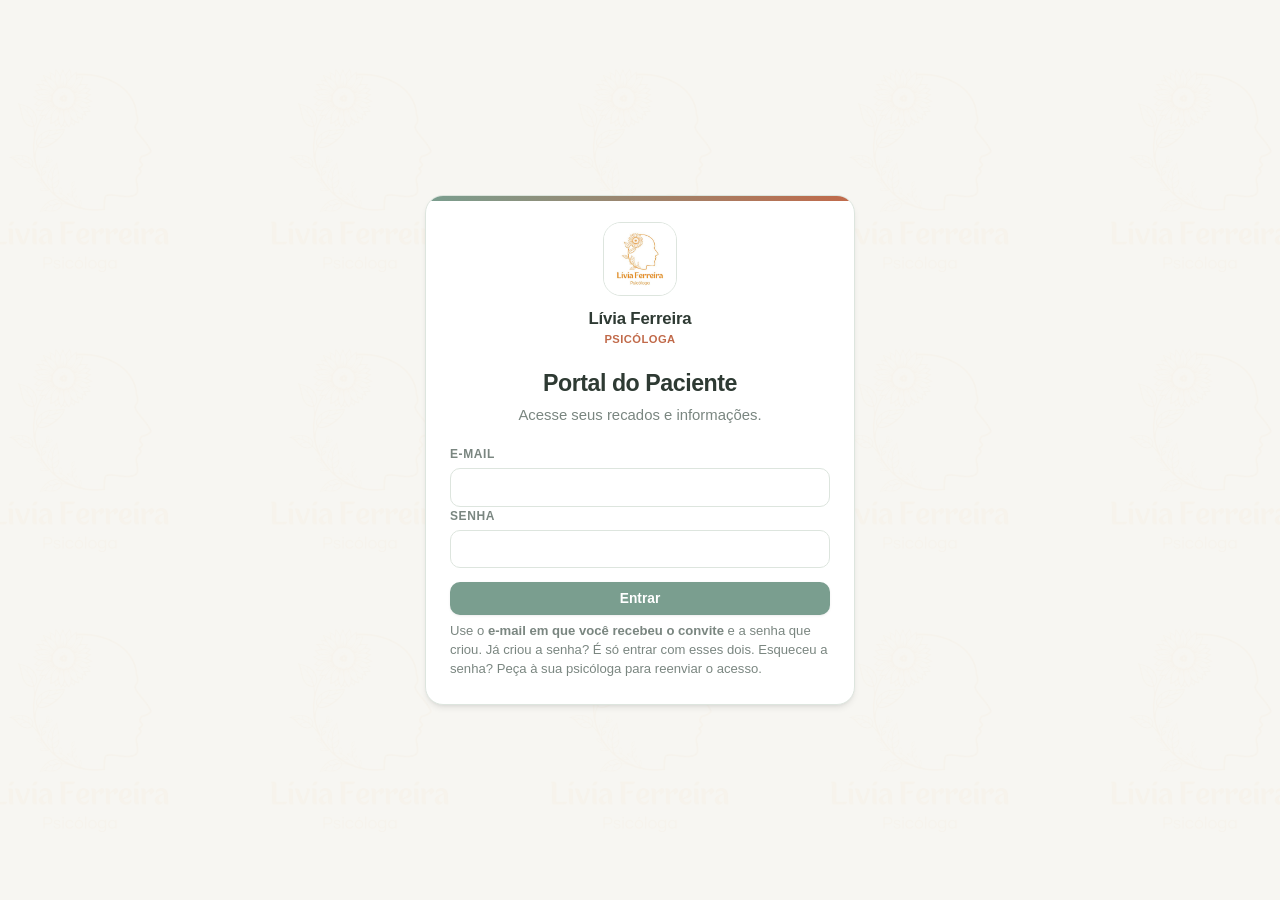
<file: portal.html>
<!DOCTYPE html>
<html lang="pt-BR">
<head>
  <meta charset="UTF-8">
  <meta name="viewport" content="width=device-width, initial-scale=1.0">
  <meta name="theme-color" content="#F7F6F2">
  <title>Portal do Paciente</title>
  <link rel="icon" type="image/jpeg" href="assets/logo.jpeg">
  <link rel="stylesheet" href="css/style.css">
  <style>
    body { background: var(--bg, #F7F6F2); margin: 0; font-family: var(--font, system-ui, sans-serif); color: var(--text, #2E3A33); }

    /* ---------- Cartão de acesso ---------- */
    .portal-auth-wrap {
      min-height: calc(100vh - 2rem);
      display: flex;
      align-items: center;
      justify-content: center;
      padding: 1rem;
    }
    .portal-card-auth {
      background: var(--surface, #fff);
      border: 1px solid var(--border, #DDE5DE);
      border-radius: var(--radius-lg, 18px);
      padding: 26px 24px;
      width: 100%;
      max-width: 430px;
      box-shadow: var(--shadow-md);
      position: relative;
      overflow: hidden;
    }
    .portal-card-auth::before {
      content: '';
      position: absolute;
      inset: 0 0 auto 0;
      height: 5px;
      background: linear-gradient(90deg, var(--primary, #7A9E8F), var(--accent, #C16A4A));
    }
    .portal-brand-auth { text-align: center; margin-bottom: 18px; }
    .portal-logo { width: 74px; height: 74px; border-radius: 18px; object-fit: cover; display: block; margin: 0 auto 10px; border: 1px solid var(--border, #DDE5DE); }
    .portal-brand-nome { font-weight: 800; font-size: 1.05rem; letter-spacing: -.01em; }
    .portal-brand-sub { font-size: .7rem; font-weight: 700; color: var(--accent, #C16A4A); letter-spacing: .04em; text-transform: uppercase; }
    .portal-title { text-align: center; margin: 0 0 4px; font-size: 1.45rem; font-weight: 900; letter-spacing: -.02em; }
    .portal-sub { text-align: center; color: var(--text-muted, #7A8680); margin: 0 0 18px; font-size: .93rem; }
    .portal-msg { padding: 10px 12px; border-radius: 10px; font-size: .9rem; margin: 10px 0; display: none; line-height: 1.4; }
    .portal-msg.erro { display: block; background: #FFF3F0; color: #9A3E22; border: 1px solid #F0C9BC; }
    .portal-msg.ok { display: block; background: var(--primary-light, #EAF3EC); color: var(--primary-dark, #5C7A6B); border: 1px solid #CFE0D7; }
    .portal-actions { display: flex; gap: 10px; flex-wrap: wrap; margin-top: 14px; }
    .portal-actions .btn { flex: 1; min-width: 140px; }
    .portal-muted { color: var(--text-muted, #7A8680); font-size: .9rem; }
    .portal-field-note { font-size: .82rem; color: var(--text-muted, #7A8680); margin-top: 6px; line-height: 1.45; }

    /* ---------- Sidebar do portal ---------- */
    .portal-brand-rodape { padding: .6rem .75rem 0; font-size: .68rem; color: var(--text-muted, #7A8680); text-align: center; opacity: .75; }
    .portal-footer-row { display: flex; align-items: center; gap: .5rem; }
    .portal-footer-row .btn { flex: 1; }
    .portal-footer-credit { font-size: .7rem; color: var(--text-muted, #7A8680); letter-spacing: .04em; opacity: .7; white-space: nowrap; }

    /* ---------- Área logada ---------- */
    .portal-topo { display: flex; justify-content: space-between; align-items: center; gap: 12px; margin-bottom: 16px; }
    .portal-topo h2 { margin: 0; font-size: 1.1rem; }
    .portal-tag { display: inline-block; padding: 2px 10px; border-radius: 999px; font-size: .75rem; font-weight: 700; background: var(--primary-light, #EAF3EC); color: var(--primary-dark, #5C7A6B); border: 1px solid #CFE0D7; }
    .portal-tag.em-breve { background: var(--accent-light, #F6E9E3); color: var(--accent, #C16A4A); border-color: #EED9CF; }
    .portal-lista-vazia { color: var(--text-muted, #7A8680); font-size: .92rem; padding: 12px 0; }

    .portal-recado { border: 1px solid var(--border, #DDE5DE); border-radius: 14px 14px 14px 4px; padding: 12px 14px; margin-bottom: 10px; background: var(--accent-light, #F6E9E3); margin-left: 12%; }
    .portal-recado.profissional { background: var(--primary-light, #EAF3EC); border-color: #CFE0D7; border-radius: 14px 14px 4px 14px; margin-left: 0; margin-right: 12%; }
    .portal-recado .meta { font-size: .78rem; font-weight: 700; color: var(--text-muted, #7A8680); margin-bottom: 4px; }
    .portal-recado .texto { white-space: pre-wrap; line-height: 1.45; }

    .portal-recibo-item {
      display: flex; align-items: center; gap: 12px;
      border: 1px solid var(--border, #DDE5DE); border-radius: 12px;
      padding: 12px 14px; margin-bottom: 10px; background: var(--primary-light, #EAF3EC);
    }
    .portal-recibo-icone {
      width: 40px; height: 40px; flex-shrink: 0; border-radius: 10px;
      display: grid; place-items: center; background: #fff; color: var(--primary, #7A9E8F);
      border: 1px solid #CFE0D7;
    }
    .portal-recibo-icone svg { width: 20px; height: 20px; stroke: currentColor; }
    .portal-recibo-info { flex: 1; min-width: 0; }
    .portal-recibo-nome { font-weight: 800; font-size: .92rem; word-break: break-all; }
    .portal-recibo-meta { font-size: .78rem; color: var(--text-muted, #7A8680); margin-top: 2px; }

    .portal-consentimento {
      border: 1px solid var(--border, #DDE5DE); border-radius: 12px;
      padding: 14px; margin-bottom: 10px; background: var(--accent-light, #F6E9E3);
    }
    .portal-consentimento.assinado { background: var(--primary-light, #EAF3EC); }
    .portal-consentimento-topo {
      display: flex; align-items: center; justify-content: space-between; gap: 10px;
      margin-bottom: 8px;
    }
    .portal-consentimento-texto {
      white-space: pre-wrap; line-height: 1.5; font-size: .9rem;
      background: #fff; border-radius: 8px; padding: 10px; margin-bottom: 8px;
    }

    .portal-vazio { text-align: center; padding: 26px 12px; color: var(--text-muted, #7A8680); font-size: .92rem; }
    .portal-vazio .icone {
      width: 52px; height: 52px; margin: 0 auto 10px;
      display: grid; place-items: center; border-radius: 50%;
      background: var(--primary-light, #EAF3EC); color: var(--primary, #7A9E8F);
    }
    .portal-vazio .icone svg { width: 24px; height: 24px; stroke: currentColor; }

    .portal-hidden { display: none !important; }

    @media (max-width: 768px) {
      .portal-recado { margin-left: 6%; }
      .portal-recado.profissional { margin-right: 6%; }
      .portal-auth-wrap { min-height: auto; padding: .5rem 0 2rem; }
    }
  </style>
</head>
<body>
<div class="app">
  <!-- Topbar mobile -->
  <header class="topbar" id="portalTopbar">
    <button class="menu-btn" onclick="PortalApp.toggleSidebar()" aria-label="Abrir menu">
      <svg viewBox="0 0 24 24" stroke="currentColor" stroke-width="2" stroke-linecap="round" stroke-linejoin="round" fill="none"><line x1="3" y1="12" x2="21" y2="12"></line><line x1="3" y1="6" x2="21" y2="6"></line><line x1="3" y1="18" x2="21" y2="18"></line></svg>
    </button>
    <div class="page-title" id="portalPageTitle">Recados</div>
    <div class="user">
      <div class="user-avatar">P</div>
      <div class="user-info">
        <div class="user-name">Paciente</div>
        <div class="user-role">Portal</div>
      </div>
    </div>
  </header>

  <div class="app-body">
    <!-- Sidebar -->
    <aside class="sidebar portal-hidden" id="portalSidebar">
      <div class="brand">
        <img class="brand-logo" src="assets/logo.jpeg" alt="Logo">
        <div class="brand-text">
          <div class="brand-nome">Lívia Ferreira</div>
          <div class="brand-sub">Psicóloga</div>
          <div class="brand-sub">Portal do paciente</div>
        </div>
      </div>
      <div class="nav">
        <div class="nav-section">Menu</div>
        <div class="nav-item active" id="navPortalRecados" onclick="PortalApp.trocarAba('recados')">
          <svg viewBox="0 0 24 24" stroke="currentColor" stroke-width="2" stroke-linecap="round" stroke-linejoin="round" fill="none"><path d="M21 15a2 2 0 0 1-2 2H7l-4 4V5a2 2 0 0 1 2-2h14a2 2 0 0 1 2 2z"></path></svg>
          Recados
        </div>
        <div class="nav-item" id="navPortalSessoes" onclick="PortalApp.trocarAba('sessoes')">
          <svg viewBox="0 0 24 24" stroke="currentColor" stroke-width="2" stroke-linecap="round" stroke-linejoin="round" fill="none"><circle cx="12" cy="12" r="9"></circle><path d="M12 7v5l3 2"></path></svg>
          Próximas sessões
        </div>
        <div class="nav-item" id="navPortalRecibos" onclick="PortalApp.trocarAba('recibos')">
          <svg viewBox="0 0 24 24" stroke="currentColor" stroke-width="2" stroke-linecap="round" stroke-linejoin="round" fill="none"><path d="M14 2H6a2 2 0 0 0-2 2v16a2 2 0 0 0 2 2h12a2 2 0 0 0 2-2V8z"></path><polyline points="14 2 14 8 20 8"></polyline><line x1="16" y1="13" x2="8" y2="13"></line><line x1="16" y1="17" x2="8" y2="17"></line></svg>
          Recibos
        </div>
        <div class="nav-item" id="navPortalConsentimento" onclick="PortalApp.trocarAba('consentimento')">
          <svg viewBox="0 0 24 24" stroke="currentColor" stroke-width="2" stroke-linecap="round" stroke-linejoin="round" fill="none"><path d="M14 2H6a2 2 0 0 0-2 2v16a2 2 0 0 0 2 2h12a2 2 0 0 0 2-2V8z"></path><polyline points="14 2 14 8 20 8"></polyline><path d="M9 15l2 2 4-4"></path></svg>
          Consentimento
        </div>
      </div>
      <div class="sidebar-footer">
        <div class="portal-footer-row">
          <button class="btn btn-outline" type="button" onclick="PortalApp.sair()">Sair</button>
          <div class="portal-footer-credit">SaaS by Myttoz</div>
        </div>
      </div>
    </aside>

    <!-- Conteúdo -->
    <main class="main">

      <!-- Acesso -->
      <div id="portalCardAuth">
        <div class="portal-auth-wrap">
          <div class="portal-card-auth">
            <div class="portal-brand-auth">
              <img src="assets/logo.jpeg" alt="Logo" class="portal-logo">
              <div class="portal-brand-nome">Lívia Ferreira</div>
              <div class="portal-brand-sub">Psicóloga</div>
            </div>
            <h1 class="portal-title">Portal do Paciente</h1>
            <p class="portal-sub" id="portalAuthSub">Acesse seus recados e informações.</p>

            <div id="portalMsg" class="portal-msg"></div>

            <!-- Login normal -->
            <div id="portalViewLogin">
              <div class="form-group">
                <label class="form-label" for="portalEmail">E-mail</label>
                <input type="email" id="portalEmail" class="form-control" autocomplete="username">
              </div>
              <div class="form-group">
                <label class="form-label" for="portalSenha">Senha</label>
                <input type="password" id="portalSenha" class="form-control" autocomplete="current-password">
              </div>
              <div class="portal-actions">
                <button class="btn btn-primary" type="button" onclick="PortalApp.entrar()">Entrar</button>
              </div>
              <p class="portal-field-note">Use o <strong>e-mail em que você recebeu o convite</strong> e a senha que criou. Já criou a senha? É só entrar com esses dois. Esqueceu a senha? Peça à sua psicóloga para reenviar o acesso.</p>
            </div>

            <!-- Criar senha (após link mágico) -->
            <div id="portalViewSenha" class="portal-hidden">
              <p class="portal-muted" style="margin-top:0;">Crie uma senha forte para acessar o portal nas próximas vezes. O link do e-mail é só para o primeiro acesso.</p>
              <div class="form-group">
                <label class="form-label" for="portalNovaSenha">Nova senha</label>
                <input type="password" id="portalNovaSenha" class="form-control" autocomplete="new-password" oninput="PortalApp.atualizarForca()">
                <div class="portal-field-note" id="portalForca">Use 12+ caracteres, com letra, número e símbolo.</div>
              </div>
              <div class="form-group">
                <label class="form-label" for="portalNovaSenha2">Confirmar senha</label>
                <input type="password" id="portalNovaSenha2" class="form-control" autocomplete="new-password">
              </div>
              <div class="portal-actions">
                <button class="btn btn-outline" type="button" onclick="PortalApp.sugerirSenha()">Sugerir senha</button>
                <button class="btn btn-primary" type="button" onclick="PortalApp.salvarSenha()">Salvar senha e entrar</button>
              </div>
            </div>
          </div>
        </div>
      </div>

      <!-- Área logada -->
      <div id="portalAreaLogada" class="portal-hidden">
        <div class="page-header">
          <div>
            <h1 id="portalBoasVindas">Olá</h1>
            <div class="page-subtitle">Bem-vindo(a) ao seu portal. Se for urgente, entre em contato pelos canais de emergência.</div>
          </div>
        </div>
        <div id="portalMsgLogado" class="portal-msg"></div>

        <!-- Aba: Recados -->
        <div class="page active" id="page-recados">
          <div class="portal-card">
            <div class="portal-topo">
              <h2>Recados</h2>
              <span class="portal-tag" id="portalRecadosTag">0</span>
            </div>
            <p class="portal-muted" style="margin-top:0;">Mensagens entre você e sua psicóloga.</p>
            <div id="portalRecadosLista" class="portal-lista-vazia">Nenhum recado ainda.</div>
            <div class="form-group" style="margin-top:14px;">
              <label class="form-label" for="portalRecadoTexto">Responder</label>
              <textarea id="portalRecadoTexto" class="form-control" rows="3" placeholder="Escreva sua resposta..."></textarea>
              <div class="portal-field-note">Você pode responder aos recados da psicóloga. Para iniciar um assunto novo, aguarde o contato dela.</div>
            </div>
            <div class="portal-actions">
              <button class="btn btn-primary" type="button" onclick="PortalApp.enviarRecado()">Enviar resposta</button>
            </div>
          </div>
        </div>

        <!-- Aba: Próximas sessões -->
        <div class="page" id="page-sessoes">
          <div class="portal-card">
            <div class="portal-topo">
              <h2>Próximas sessões</h2>
              <span class="portal-tag em-breve">em breve</span>
            </div>
            <div class="portal-vazio">
              <div class="icone">
                <svg viewBox="0 0 24 24" stroke="currentColor" stroke-width="2" stroke-linecap="round" stroke-linejoin="round" fill="none"><circle cx="12" cy="12" r="9"></circle><path d="M12 7v5l3 2"></path></svg>
              </div>
              As próximas sessões aparecerão aqui no próximo bloco de atualização.
            </div>
          </div>
        </div>

        <!-- Aba: Recibos -->
        <div class="page" id="page-recibos">
          <div class="portal-card">
            <div class="portal-topo">
              <h2>Recibos</h2>
              <span class="portal-tag" id="portalRecibosTag">0</span>
            </div>
            <p class="portal-muted" style="margin-top:0;">Documentos que sua psicóloga deixou disponíveis para você.</p>
            <div id="portalRecibosLista" class="portal-lista-vazia">Nenhum recibo ainda.</div>
          </div>
        </div>

        <!-- Aba: Consentimento / Anamnese -->
        <div class="page" id="page-consentimento">
          <div class="portal-card">
            <div class="portal-topo">
              <h2>Consentimento</h2>
              <span class="portal-tag" id="portalConsentimentosTag">0</span>
            </div>
            <p class="portal-muted" style="margin-top:0;">
              Documentos da sua psicóloga. Leia e assine com seu nome completo para registrar sua concordância.
            </p>
            <div id="portalConsentimentosLista" class="portal-lista-vazia">Nenhum documento ainda.</div>
          </div>
        </div>
      </div>

    </main>
  </div>
</div>

<script src="js/config.js"></script>
<script src="js/portal.js"></script>
<script src="js/portal-app.js"></script>
</body>
</html>
</file>
<file: css/style.css>
/* ==========================================================================
   Sistema de Atendimentos — gestão de pacientes e convênios
   Estética profissional: verde salvia + terracota
   ========================================================================== */

* {
  box-sizing: border-box;
  margin: 0;
  padding: 0;
  -webkit-tap-highlight-color: transparent;
}

:root {
  --primary: #7A9E8F;      /* verde salvia principal */
  --primary-dark: #5C7A6B;
  --primary-light: #EAF3EC;
  --accent: #C16A4A;       /* terracota */
  --accent-light: #F6E9E3;
  --bg: #F7F6F2;           /* off-white quente */
  --surface: #FFFFFF;
  --text: #2E3A33;
  --text-muted: #7A8680;
  --border: #DDE5DE;
  --success: #4A8C6B;
  --danger: #B25454;
  --shadow: 0 1px 3px 0 rgb(0 0 0 / 0.06), 0 1px 2px -1px rgb(0 0 0 / 0.06);
  --shadow-md: 0 4px 6px -1px rgb(0 0 0 / 0.08), 0 2px 4px -2px rgb(0 0 0 / 0.08);
  --radius: 12px;
  --radius-lg: 18px;
  --font: -apple-system, BlinkMacSystemFont, "Segoe UI", Roboto, Helvetica, Arial, sans-serif;
}

html, body {
  height: 100%;
  width: 100%;
  overflow-x: hidden;
}

body {
  font-family: var(--font);
  background: var(--bg);
  color: var(--text);
  line-height: 1.5;
  position: relative;
}

/* marca d'água discreta da identidade visual em todo o fundo */
body::before {
  content: '';
  position: fixed;
  inset: 0;
  background-image: url('../assets/logo.jpeg');
  background-repeat: repeat;
  background-size: 280px auto;
  background-position: center;
  opacity: .028;
  pointer-events: none;
  z-index: 0;
}

/* Rolagem suave e contida em todas as áreas que rolam do sistema. */
html { scroll-behavior: smooth; }

.main, .nav, .modal, .overlay,
.confirmar-lista, .quem-deve-lista, .evolucoes-lista, .trilha-lista,
.proximos-lista, .agenda-scroll, .sidebar {
  -webkit-overflow-scrolling: touch;
  overscroll-behavior: contain;
  scrollbar-width: thin;
  scrollbar-color: var(--border) transparent;
}

a { text-decoration: none; color: inherit; }
button, input, select, textarea {
  font-family: inherit;
  font-size: inherit;
  border: none;
  outline: none;
  background: none;
}
button { cursor: pointer; }

/* ---------- App shell ---------- */
.app {
  display: flex;
  flex-direction: column;
  height: 100vh;
  width: 100vw;
  overflow: hidden;
  position: relative;
  z-index: 1;
}

/* O HTML já chega com a tela de login aberta e o sistema escondido. Só o
   JavaScript remove esta classe depois de validar a sessão — assim F5/Ctrl+F5
   nunca mostram o fundo do programa por alguns milissegundos. */
html.app-bloqueado .app { visibility: hidden; }

.app-body {
  display: flex;
  flex: 1;
  overflow: hidden;
  width: 100%;
  height: 100%;
}

/* ---------- Sidebar ---------- */
.sidebar {
  width: 260px;
  min-width: 260px;
  background: rgba(255,255,255,.92);
  border-right: 1px solid var(--border);
  display: flex;
  flex-direction: column;
  z-index: 20;
  transition: transform .3s ease;
  flex-shrink: 0;
  height: 100%;
}

.sidebar.mobile-open {
  transform: translateX(0);
}

.sidebar-footer {
  padding: .75rem;
  border-top: 1px solid var(--border);
  margin-top: auto;
}

.sidebar-credit {
  text-align: center;
  font-size: .7rem;
  color: var(--text-muted);
  letter-spacing: .04em;
  opacity: .7;
}

.backup-auto-info {
  margin: 0 0 .75rem;
  padding: .45rem .55rem;
  border-radius: 8px;
  background: rgba(122, 158, 143, .12);
  color: var(--text-muted);
  font-size: .68rem;
  line-height: 1.35;
  text-align: center;
}

.brand {
  padding: .85rem 1rem;
  display: flex;
  align-items: center;
  gap: .9rem;
  border-bottom: 1px solid var(--border);
}

.brand-logo {
  width: 52px;
  height: 52px;
  border-radius: 12px;
  object-fit: cover;
  border: 1px solid var(--border);
  background: var(--primary-light);
  flex-shrink: 0;
}

.brand-text { color: var(--text); line-height: 1.2; }
.brand-nome { font-weight: 800; font-size: 1.05rem; letter-spacing: -.01em; }
.brand-sub {
  display: block;
  font-size: .68rem;
  font-weight: 600;
  color: var(--accent);
  letter-spacing: .02em;
}

.nav {
  padding: .75rem;
  flex: 1;
  overflow-y: auto;
}

.nav-section {
  font-size: .65rem;
  text-transform: uppercase;
  letter-spacing: .12em;
  color: var(--accent);
  font-weight: 800;
  padding: 0 1rem .35rem;
  margin-top: .3rem;
}

.nav-item {
  display: flex;
  align-items: center;
  gap: .7rem;
  padding: .5rem 1rem;
  border-radius: var(--radius);
  color: var(--text-muted);
  font-size: .9rem;
  font-weight: 700;
  margin-bottom: .2rem;
  border: 1px solid transparent;
  cursor: pointer;
  transition: all .2s;
}

.nav-item:hover {
  background: var(--primary-light);
  color: var(--primary-dark);
  border-color: rgba(122,158,143,.15);
}

.nav-item.active {
  background: var(--primary);
  color: #fff;
  border-color: var(--primary);
}

.nav-item svg {
  width: 19px;
  height: 19px;
  flex-shrink: 0;
  stroke: currentColor;
}

/* ---------- Topbar mobile ---------- */
.topbar {
  display: none;
  align-items: center;
  justify-content: space-between;
  padding: .85rem 1rem;
  background: var(--surface);
  border-bottom: 1px solid var(--border);
  position: sticky;
  top: 0;
  z-index: 30;
  width: 100%;
}

.menu-btn {
  width: 44px;
  height: 44px;
  display: grid;
  place-items: center;
  border-radius: 11px;
  color: var(--text);
  border: 1px solid var(--border);
}

.menu-btn svg { width: 22px; height: 22px; stroke: var(--text); }

.page-title { font-size: 1.05rem; font-weight: 800; color: var(--text); }

.user {
  display: flex;
  align-items: center;
  gap: .7rem;
  border: 1px solid var(--border);
  padding: .45rem .9rem;
  border-radius: 34px;
  background: #fff;
}

.user-avatar {
  width: 36px;
  height: 36px;
  border-radius: 50%;
  background: var(--primary);
  color: #fff;
  display: grid;
  place-items: center;
  font-weight: 800;
  font-size: .95rem;
}

.user-info { display: flex; flex-direction: column; }
.user-name { font-size: .85rem; font-weight: 800; color: var(--text); white-space: nowrap; }
.user-role { font-size: .7rem; color: var(--text-muted); white-space: nowrap; }

/* ---------- Main ---------- */
.main {
  flex: 1;
  overflow-y: auto;
  background: transparent;
  padding: 1rem;
  width: 100%;
  min-width: 0;
}

.page {
  display: none;
  width: 100%;
}

.page.active {
  display: block;
}

/* Garante que o conteúdo use toda a largura disponível */
.main > .page {
  width: 100%;
}

@media (max-width: 768px) {
  .app-body {
    flex-direction: column;
    height: auto;
    min-height: 100vh;
  }

  .sidebar {
    position: fixed;
    inset: 0 0 0 0;
    width: 280px;
    height: 100vh;
    z-index: 40;
    transform: translateX(-100%);
  }

  .topbar { display: flex; }
  .main { padding: 1rem; padding-bottom: 86px; }
}

/* ---------- Header ---------- */
.page-header {
  display: flex;
  align-items: center;
  justify-content: space-between;
  margin-bottom: .85rem;
  flex-wrap: wrap;
  gap: .6rem;
  width: 100%;
}

.page-header h1 {
  font-size: 1.5rem;
  font-weight: 900;
  letter-spacing: -.02em;
  color: var(--text);
}

.header-actions {
  display: flex;
  gap: .6rem;
  flex-wrap: wrap;
}

/* ---------- Buttons ---------- */
.btn {
  display: inline-flex;
  align-items: center;
  justify-content: center;
  gap: .4rem;
  padding: .5rem .85rem;
  border-radius: 10px;
  font-weight: 700;
  font-size: .86rem;
  transition: all .2s;
  border: 1px solid transparent;
}

.btn-primary { background: var(--primary); color: #fff; box-shadow: var(--shadow); }
.btn-primary:hover { background: var(--primary-dark); transform: translateY(-1px); }

.btn-outline { background: #fff; border-color: var(--border); color: var(--text); }
.btn-outline:hover { background: #F1F5F2; }

.btn-sm { padding: .4rem .7rem; font-size: .8rem; }

.btn-icon {
  width: 34px;
  height: 34px;
  border-radius: 9px;
  border: 1px solid var(--border);
  color: var(--text-muted);
  display: grid;
  place-items: center;
}

.btn-icon:hover { background: #F1F5F2; color: var(--text); }

/* botões de ação com descrição visível */
.btn-action {
  padding: .35rem .6rem;
  margin-right: .3rem;
  font-size: .76rem;
  border-color: var(--border);
  background: #fff;
  color: var(--text);
  border-radius: 8px;
}

.btn-action svg { width: 15px; height: 15px; stroke: currentColor; }
.btn-action:hover { background: var(--primary-light); color: var(--primary-dark); border-color: var(--primary); }
.btn-action.perigo { color: var(--danger); }
.btn-action.perigo:hover { background: #FBEDED; border-color: var(--danger); }

/* ---------- Stats ---------- */
.stats {
  display: grid;
  grid-template-columns: repeat(3, 1fr);
  gap: .75rem;
  margin-bottom: 1rem;
  width: 100%;
}

.stat-card {
  background: var(--surface);
  border: 1px solid var(--border);
  border-radius: var(--radius-lg);
  padding: 1rem;
  display: flex;
  align-items: center;
  gap: 1rem;
  box-shadow: var(--shadow);
}

.stat-icon {
  width: 48px;
  height: 48px;
  border-radius: 12px;
  display: grid;
  place-items: center;
  color: #fff;
  font-size: 1.4rem;
  flex-shrink: 0;
}

.stat-icon.principal { background: var(--primary); }
.stat-icon.receita { background: var(--success); }
.stat-icon.agenda { background: var(--accent); }
.stat-icon.media { background: var(--primary-dark); color: #fff; }
.stat-icon.accent { background: var(--accent); }

.stat-info .stat-label {
  font-size: .78rem;
  color: var(--text-muted);
  font-weight: 800;
  text-transform: uppercase;
  letter-spacing: .04em;
}

.stat-info .stat-value {
  font-size: 1.45rem;
  font-weight: 900;
  letter-spacing: -.02em;
  margin-top: .1rem;
}

.stat-trend {
  font-size: .75rem;
  font-weight: 800;
  margin-top: .2rem;
}

.trend-neutral { color: var(--text-muted); }

@media (max-width: 1100px) { .stats { grid-template-columns: repeat(2, 1fr); } }
@media (max-width: 768px) { .stats { grid-template-columns: 1fr; } }

/* ---------- Cards / tables ---------- */
.card {
  background: var(--surface);
  border: 1px solid var(--border);
  border-radius: var(--radius-lg);
  padding: 1.1rem;
  box-shadow: var(--shadow);
  margin-bottom: 1rem;
  width: 100%;
}

.card h2 {
  font-size: 1.05rem;
  font-weight: 900;
  margin-bottom: .5rem;
  display: flex;
  align-items: center;
  gap: .5rem;
  color: var(--text);
}

.card-header-inline {
  display: flex;
  align-items: baseline;
  justify-content: space-between;
  flex-wrap: wrap;
  gap: .5rem;
  margin-bottom: .8rem;
}

.card-header-inline h2 { margin-bottom: 0; }

.card-subtitle { font-size: .78rem; color: var(--text-muted); }

.table-wrap {
  background: var(--surface);
  border: 1px solid var(--border);
  border-radius: var(--radius-lg);
  overflow-x: auto;
  overflow-y: hidden;
  box-shadow: var(--shadow);
  margin-bottom: 1rem;
  width: 100%;
  cursor: grab;
}

.card .table-wrap { margin-bottom: 0; }

.table-wrap:active { cursor: grabbing; }
.table-wrap.active { cursor: grabbing; }

table {
  width: 100%;
  border-collapse: collapse;
  font-size: .85rem;
  min-width: 600px;
}

th, td {
  padding: .55rem .8rem;
  text-align: left;
  border-bottom: 1px solid var(--border);
}

.cell-sub {
  font-size: .75rem;
  color: var(--text-muted);
  font-weight: 600;
}

.lgpd-pendente { color: var(--accent); }
.lgpd-aceito { color: var(--success); }
.lgpd-recusado { color: var(--danger); }

th {
  background: #F5F8F5;
  font-weight: 800;
  color: var(--text-muted);
  text-transform: uppercase;
  font-size: .7rem;
  letter-spacing: .05em;
  white-space: nowrap;
}

tr:last-child td { border-bottom: none; }
tr:hover td { background: #F5F8F5; }

/* ---------- Seleção de status/presença em Lançamentos ---------- */
.th-check,
.celula-check {
  display: inline-flex;
  align-items: center;
  gap: .35rem;
}

.chk-lanc,
.th-check input[type="checkbox"] {
  width: 14px;
  height: 14px;
  margin: 0;
  accent-color: var(--primary-dark, #5C7F71);
  cursor: pointer;
  flex: 0 0 auto;
}

.lanc-massa {
  display: flex;
  align-items: flex-end;
  gap: .6rem;
  flex-wrap: wrap;
  padding: .7rem .8rem;
  margin-bottom: .8rem;
  border: 1px dashed var(--border);
  border-radius: var(--radius-lg);
  background: #FAFBF9;
}

.lanc-massa-resumo {
  flex: 1 1 220px;
  font-size: .78rem;
  color: var(--text-muted);
  font-weight: 700;
  align-self: center;
}

.lanc-massa-grupo {
  display: flex;
  flex-direction: column;
  gap: .2rem;
  font-size: .72rem;
  font-weight: 800;
  color: var(--text-muted);
  text-transform: uppercase;
  letter-spacing: .04em;
}

.lanc-massa-grupo .form-control {
  min-width: 140px;
  padding: .4rem .55rem;
  font-size: .82rem;
  text-transform: none;
  letter-spacing: 0;
}

.btn:disabled {
  opacity: .5;
  cursor: not-allowed;
}

.badge {
  display: inline-flex;
  align-items: center;
  padding: .18rem .6rem;
  border-radius: 999px;
  font-size: .7rem;
  font-weight: 800;
  white-space: nowrap;
}

.badge-fixed { background: var(--primary-light); color: var(--primary-dark); }
.badge-var { background: #E8F4EC; color: var(--primary-dark); }
.badge-avaliacao { background: #F1EDEC; color: var(--accent); }
.badge-pago { background: #E3F2EA; color: var(--success); }
.badge-pendente { background: #F9EDE6; color: var(--accent); }
.badge-agendado { background: #F0F2F0; color: #65716A; }
.badge-compareceu { background: #CFEBDA; color: #215F42; font-weight: 800; }
.badge-faltou { background: #FBEAEA; color: var(--danger); }
.badge-cancelou { background: #ECECEC; color: var(--text-muted); }

.money { font-weight: 800; white-space: nowrap; }

/* ---------- Preparo do recibo oficial ---------- */
.modal-recibo { max-width: 620px; }
.recibo-resumo {
  border: 1px solid var(--border);
  border-radius: var(--radius);
  background: var(--primary-light);
  padding: .75rem 1rem;
  margin-bottom: 1rem;
}
.recibo-resumo-nome { font-weight: 800; color: var(--text); }
.recibo-separador { border: 0; border-top: 1px solid var(--border); margin: 1.25rem 0 1rem; }
#reciboStatus { margin-top: .5rem; font-weight: 700; color: var(--primary-dark); }
#reciboTexto { resize: vertical; min-height: 110px; }

/* ---------- Forms ---------- */
.form-grid {
  display: grid;
  grid-template-columns: repeat(2, 1fr);
  gap: .8rem;
}

.form-group {
  display: flex;
  flex-direction: column;
  gap: .35rem;
  width: 100%;
}

.form-group.full { grid-column: 1 / -1; }

.form-label {
  font-size: .75rem;
  font-weight: 800;
  color: var(--text-muted);
  text-transform: uppercase;
  letter-spacing: .05em;
}

.form-control {
  padding: .6rem .8rem;
  border: 1px solid var(--border);
  border-radius: 10px;
  background: #fff;
  font-size: .95rem;
  transition: border-color .2s, box-shadow .2s;
  width: 100%;
}

.form-control:focus {
  border-color: var(--primary);
  box-shadow: 0 0 0 3px rgba(122,158,143,.14);
}

.form-control::placeholder { color: #9AA8A1; }

textarea.form-control { resize: vertical; min-height: 100px; }

.form-note {
  font-size: .75rem;
  color: var(--text-muted);
  margin-top: .2rem;
}

/* ---------- Autocomplete ---------- */
.autocomplete-wrap { position: relative; width: 100%; }

.autocomplete-list {
  position: absolute;
  top: 100%;
  left: 0;
  right: 0;
  background: #fff;
  border: 1px solid var(--border);
  border-top: none;
  border-radius: 0 0 10px 10px;
  box-shadow: var(--shadow-md);
  z-index: 60;
  max-height: 240px;
  overflow-y: auto;
  display: none;
}

.autocomplete-item {
  padding: .7rem .9rem;
  font-size: .9rem;
  color: var(--text);
  cursor: pointer;
  border-bottom: 1px solid #F1F5F2;
  transition: background .15s;
}

.autocomplete-item:last-child { border-bottom: none; }
.autocomplete-item:hover { background: var(--primary-light); color: var(--primary-dark); }
.autocomplete-item.highlight { background: var(--primary); color: #fff; }

.autocomplete-msg {
  font-size: .8rem;
  font-weight: 700;
  padding: .4rem 0;
}
.autocomplete-msg.nenhum { color: var(--danger); }
.autocomplete-msg.novo { color: var(--primary-dark); }

/* ---------- Time presets ---------- */
.time-presets {
  display: grid;
  grid-template-columns: repeat(6, 1fr);
  gap: .35rem;
  margin-top: .35rem;
  width: 100%;
  max-height: 200px;
  overflow-y: auto;
  padding: .25rem;
}

.time-btn {
  padding: .4rem .3rem;
  border: 1px solid var(--border);
  border-radius: 10px;
  background: #fff;
  font-size: .78rem;
  font-weight: 700;
  color: var(--text);
  transition: all .2s;
  cursor: pointer;
}

.time-btn:hover { border-color: var(--primary); color: var(--primary); }
.time-btn.active { background: var(--primary); color: #fff; border-color: var(--primary); }

/* ---------- Toggle field ---------- */
.toggle-field {
  margin-top: .4rem;
  padding: .6rem .8rem;
  border: 1px dashed var(--border);
  border-radius: 10px;
  background: #F5F8F5;
  display: none;
  width: 100%;
}

.toggle-field.show { display: block; }

/* ---------- Prévia do valor a receber ---------- */
.sua-parte-preview {
  padding: .75rem .95rem;
  border: 1px solid var(--primary);
  border-radius: 10px;
  background: var(--primary-light);
  font-size: 1.1rem;
  font-weight: 900;
  color: var(--primary-dark);
  text-align: center;
}

/* ---------- Radio buttons ---------- */
.radio-group {
  display: flex;
  flex-direction: column;
  gap: .5rem;
}

.radio-label {
  display: flex;
  align-items: center;
  gap: .5rem;
  font-size: .9rem;
  color: var(--text);
  cursor: pointer;
}

.radio-label input[type="radio"] {
  width: 18px;
  height: 18px;
  accent-color: var(--primary);
  cursor: pointer;
}

/* ---------- Empty state ---------- */
.empty {
  text-align: center;
  padding: 1.5rem 1rem;
  color: var(--text-muted);
  width: 100%;
}

.empty svg {
  width: 64px;
  height: 64px;
  opacity: .35;
  margin-bottom: 1rem;
}

.empty h3 { font-size: 1.1rem; font-weight: 800; color: var(--text); margin-bottom: .4rem; }
.empty p { font-size: .9rem; }

/* ---------- Gestão Anual ---------- */
.anos-lista { display: grid; gap: .75rem; }
.ano-linha {
  display: flex;
  align-items: center;
  justify-content: space-between;
  gap: 1rem;
  border: 1px solid var(--border);
  border-radius: var(--radius);
  padding: .85rem 1rem;
  background: var(--surface);
}
.ano-linha.ativo { border-color: var(--primary); background: var(--primary-light); }
.ano-linha .cell-sub { margin-top: .25rem; }
@media (max-width: 768px) {
  .ano-linha { flex-direction: column; align-items: flex-start; }
}

/* ---------- Modals ---------- */
.overlay {
  position: fixed;
  inset: 0;
  background: rgba(46,58,51,.45);
  backdrop-filter: blur(2px);
  -webkit-backdrop-filter: blur(2px);
  z-index: 100;
  display: none;
  align-items: center;
  justify-content: center;
  padding: 1rem;
  overflow-y: auto;
}

.overlay.open { display: flex; }

.modal {
  background: var(--surface);
  border-radius: var(--radius-lg);
  width: 100%;
  max-width: 560px;
  max-height: 90vh;
  overflow-y: auto;
  box-shadow: var(--shadow-md);
  border: 1px solid var(--border);
  animation: mo .35s ease;
  display: none;
  position: relative;
  margin: auto;
}

.modal.show-modal { display: block; }

@keyframes mo {
  from { opacity: 0; transform: translateY(14px); }
  to { opacity: 1; transform: none; }
}

.modal-header {
  display: flex;
  align-items: center;
  justify-content: space-between;
  padding: .9rem 1.1rem;
  border-bottom: 1px solid var(--border);
}

.modal-title { font-size: 1.1rem; font-weight: 900; color: var(--text); }

.modal-close {
  width: 38px;
  height: 38px;
  border-radius: 10px;
  border: 1px solid var(--border);
  color: var(--text-muted);
  display: grid;
  place-items: center;
  cursor: pointer;
  flex-shrink: 0;
}

.modal-close:hover { background: #F1F5F2; color: var(--text); }

.modal-body { padding: 1.1rem; width: 100%; }

.modal-footer {
  display: flex;
  justify-content: flex-end;
  gap: .6rem;
  padding: .75rem 1.1rem;
  border-top: 1px solid var(--border);
  background: #F5F8F5;
  width: 100%;
}

/* ---------- Toast ---------- */
.toast {
  position: fixed;
  bottom: 1.5rem;
  left: 50%;
  transform: translateX(-50%) translateY(140px);
  background: var(--text);
  color: #fff;
  padding: 1rem 1.5rem;
  border-radius: 11px;
  font-size: .9rem;
  font-weight: 700;
  z-index: 200;
  opacity: 0;
  transition: all .35s ease;
  pointer-events: none;
  box-shadow: var(--shadow-md);
}

.toast.show { transform: translateX(-50%) translateY(0); opacity: 1; }

.export-note {
  margin: -.4rem 0 1rem;
  font-size: .78rem;
  font-weight: 600;
  color: var(--text-muted);
}

/* ---------- Navegação de meses ---------- */
.month-tabs {
  display: flex;
  gap: .3rem;
  flex-wrap: wrap;
  margin-bottom: 1rem;
  padding: .35rem;
  background: rgba(255,255,255,.9);
  border: 1px solid var(--border);
  border-radius: 12px;
  box-shadow: var(--shadow);
}

.month-btn {
  flex: 1;
  min-width: 52px;
  padding: .4rem .25rem;
  border-radius: 8px;
  border: 1px solid transparent;
  background: transparent;
  color: var(--text-muted);
  font-size: .78rem;
  font-weight: 800;
  transition: all .18s;
}

.month-btn:hover { background: var(--primary-light); color: var(--primary-dark); }
.month-btn.active { background: var(--primary); color: #fff; box-shadow: var(--shadow); }

/* ---------- Resumos ---------- */
.alert-note {
  background: var(--accent-light);
  border: 1px solid rgba(193,106,74,.25);
  color: #8E4E34;
  border-radius: 10px;
  padding: .6rem .8rem;
  font-size: .8rem;
  font-weight: 600;
  margin-bottom: .8rem;
}

/* Aviso de guarda dos registros: informativo, nunca bloqueia uma ação. */
.retencao-aviso {
  background: var(--primary-light);
  border-color: rgba(122,158,143,.35);
  color: var(--primary-dark);
  line-height: 1.55;
}

/* Escalas de rastreio */
.escala-controles { margin-top: .85rem; }
.escala-questoes.oculto { display: none; }
.escala-modelos { display: flex; flex-direction: column; gap: .5rem; margin-top: 1rem; }
.escala-modelo {
  display: flex; align-items: center; gap: .6rem;
  border: 1px solid var(--border); border-radius: 10px; padding: .6rem .75rem;
  background: var(--primary-light);
}
.escala-modelo > div:first-child { flex: 1; min-width: 0; }
.escala-questoes { display: flex; flex-direction: column; gap: .75rem; }
.escala-tempo {
  font-size: .88rem; font-weight: 700; color: var(--primary-dark);
  background: var(--primary-light); border-radius: 10px; padding: .7rem .8rem;
}
.escala-pergunta {
  border: 1px solid var(--border); border-radius: 10px; padding: .75rem .85rem;
}
.escala-enunciado { font-weight: 700; font-size: .92rem; margin-bottom: .5rem; }
.escala-opcoes { display: flex; flex-wrap: wrap; gap: .5rem; }
.escala-opcao {
  display: inline-flex; align-items: center; gap: .35rem;
  font-size: .8rem; color: var(--text-muted); cursor: pointer;
  border: 1px solid var(--border); border-radius: 999px; padding: .3rem .6rem;
}
.escala-opcao:has(input:checked) {
  border-color: var(--primary); background: var(--primary-light);
  color: var(--primary-dark); font-weight: 700;
}
.escala-resultado { font-size: .92rem; line-height: 1.6; }
.escala-nota {
  border-left: 4px solid var(--primary); background: var(--primary-light);
  padding: .7rem .8rem; border-radius: 8px; margin-bottom: .5rem;
}
.escala-sub { margin: .2rem 0; }
.escala-alerta {
  margin-top: .6rem; border-left: 4px solid var(--accent);
  background: var(--accent-light); color: #8E4E34;
  padding: .7rem .8rem; border-radius: 8px; font-weight: 700;
}
.escala-erro { color: var(--danger); font-weight: 700; }
.escala-aviso { margin-top: .6rem; font-size: .8rem; color: var(--text-muted); }
.escala-resposta-salva {
  font-size: .85rem; color: var(--primary-dark); font-weight: 700;
}
.escala-historico { display: flex; flex-direction: column; gap: .5rem; }
.escala-item {
  display: flex; align-items: center; justify-content: space-between; gap: .8rem;
  border: 1px solid var(--border); border-radius: 10px; padding: .6rem .75rem;
  background: var(--primary-light);
}

.resumo-grid {
  display: grid;
  grid-template-columns: repeat(auto-fill, minmax(240px, 1fr));
  gap: .75rem;
}

.resumo-card {
  border: 1px solid var(--border);
  border-radius: 12px;
  background: #fff;
  overflow: hidden;
}

.resumo-card-header {
  display: flex;
  align-items: center;
  justify-content: space-between;
  gap: .5rem;
  padding: .65rem .8rem;
  background: #F5F8F5;
  border-bottom: 1px solid var(--border);
}

.resumo-card-header h3 { font-size: .95rem; font-weight: 900; color: var(--text); }
.resumo-card-body { padding: .4rem .8rem; }

.resumo-linha {
  display: flex;
  align-items: center;
  justify-content: space-between;
  gap: .5rem;
  padding: .42rem 0;
  font-size: .85rem;
  border-bottom: 1px dashed var(--border);
}

.resumo-linha:last-child { border-bottom: none; }
.resumo-linha span { color: var(--text-muted); font-weight: 600; }
.resumo-linha strong { color: var(--text); font-weight: 800; white-space: nowrap; }
.resumo-linha.destaque strong { color: var(--primary-dark); font-size: .95rem; }

.resumo-card.sem-calculo .resumo-linha.destaque strong { color: var(--text-muted); }

.resumo-card-footer {
  padding: .45rem .8rem;
  background: #FAFBF9;
  border-top: 1px solid var(--border);
  font-size: .74rem;
  color: var(--text-muted);
  font-weight: 700;
}

svg { display: block; }

/* ---------- Foco visível (navegação por teclado / Tab) ----------
   O reset global usa outline:none, então o destaque precisa ser
   declarado explicitamente para que o usuário veja onde está. */
.form-control:focus,
.form-control:focus-visible,
.time-btn:focus,
.time-btn:focus-visible,
.month-btn:focus,
.month-btn:focus-visible,
.btn:focus,
.btn:focus-visible,
.btn-action:focus,
.btn-action:focus-visible,
.btn-icon:focus,
.btn-icon:focus-visible,
.modal-close:focus,
.modal-close:focus-visible {
  outline: 2px solid var(--accent);
  outline-offset: 2px;
  border-color: var(--accent);
  box-shadow: 0 0 0 3px rgba(193,106,74,.22);
}

/* ---------- Campos de busca no topo das páginas ---------- */
.busca-linha {
  display: flex;
  align-items: center;
  gap: .5rem;
  flex-wrap: wrap;
  margin-bottom: .8rem;
}

.busca-campo { flex: 1; min-width: 200px; }
.busca-data { width: 170px; flex: 0 0 auto; }
.busca-resumo { font-size: .78rem; font-weight: 700; color: var(--text-muted); }

/* ---------- Agenda semanal ---------- */
.agenda-toolbar {
  display: flex;
  align-items: center;
  gap: .6rem;
  flex-wrap: wrap;
  margin-bottom: .75rem;
}

.agenda-semana {
  flex: 1;
  min-width: 200px;
  text-align: center;
  font-size: .95rem;
  font-weight: 800;
  color: var(--text);
}

.agenda-legenda {
  display: flex;
  gap: 1rem;
  flex-wrap: wrap;
  font-size: .75rem;
  font-weight: 700;
  color: var(--text-muted);
  margin-bottom: .75rem;
}

.agenda-legenda span { display: inline-flex; align-items: center; gap: .35rem; }

.legenda-cor {
  width: 12px;
  height: 12px;
  border-radius: 4px;
  display: inline-block;
}

.legenda-normal     { background: #B7C1BA; }
.legenda-compareceu { background: #2F8A5B; }
.legenda-faltou     { background: var(--danger); }
.legenda-cancelado  { background: #B9C0BC; }

.agenda-scroll {
  overflow-x: auto;
  -webkit-overflow-scrolling: touch;
}

.agenda-grid {
  display: grid;
  grid-template-columns: 64px repeat(7, minmax(112px, 1fr));
  min-width: 760px;
  border: 1px solid var(--border);
  border-radius: 10px;
  overflow: hidden;
  background: #fff;
}

.agenda-grid.filtrada {
  grid-template-columns: 64px minmax(200px, 1fr);
  min-width: 320px;
}

.agenda-corner {
  background: #F5F8F5;
  border-bottom: 2px solid var(--border);
  border-right: 1px solid var(--border);
}

.agenda-dia-head {
  display: flex;
  flex-direction: column;
  align-items: center;
  padding: .5rem .25rem;
  background: #F5F8F5;
  border-bottom: 2px solid var(--border);
  border-left: 1px solid var(--border);
}

.agenda-dia-head.hoje { background: var(--primary-light); }
.agenda-dia-head.hoje .agenda-dia-nome,
.agenda-dia-head.hoje .agenda-dia-num { color: var(--primary-dark); }

.agenda-dia-nome {
  font-size: .72rem;
  font-weight: 800;
  text-transform: uppercase;
  letter-spacing: .04em;
  color: var(--text-muted);
}

.agenda-dia-num { font-size: .85rem; font-weight: 900; color: var(--text); }

.agenda-hora {
  font-size: .68rem;
  font-weight: 800;
  color: var(--text-muted);
  text-align: right;
  padding: .35rem .45rem;
  background: #FAFBF9;
  border-bottom: 1px solid var(--border);
  border-right: 1px solid var(--border);
}

.agenda-cel {
  min-height: 44px;
  padding: 3px;
  border-bottom: 1px solid var(--border);
  border-left: 1px solid var(--border);
  display: flex;
  flex-direction: column;
  gap: 3px;
  cursor: pointer;
  transition: background .15s;
}

.agenda-cel:hover { background: var(--primary-light); }
.agenda-cel.hoje { background: #FCFDFC; }

.agenda-chip {
  border-radius: 7px;
  padding: .25rem .4rem;
  font-size: .7rem;
  line-height: 1.25;
  cursor: pointer;
  border-left: 3px solid #B7C1BA;
  background: #F2F4F2;
  color: #5F6B64;
  overflow: hidden;
}

.agenda-chip:hover { filter: brightness(.96); }

.agenda-chip .chip-hora {
  display: block;
  font-weight: 900;
  font-size: .65rem;
  opacity: .8;
}

.agenda-chip .chip-nome {
  display: block;
  font-weight: 700;
  white-space: nowrap;
  overflow: hidden;
  text-overflow: ellipsis;
}

.agenda-chip.h-compareceu { border-left-color: #2F8A5B; background: #CFEBDA; color: #1F5A3E; }
.agenda-chip.h-compareceu .chip-nome { font-weight: 900; }
.agenda-chip.h-faltou     { border-left-color: var(--danger);  background: #FBEAEA; color: #8E4040; }
.agenda-chip.h-cancelou   { border-left-color: #B9C0BC; background: #ECECEC; color: var(--text-muted); text-decoration: line-through; }

.agenda-cel:focus,
.agenda-chip:focus {
  outline: 2px solid var(--accent);
  outline-offset: -2px;
}

/* ==========================================================================
   Painel Hoje — visão do dia, fluxo de sessão e cronômetro
   ========================================================================== */

.page-subtitle {
  font-size: .82rem;
  color: var(--text-muted);
  font-weight: 600;
  margin-top: .15rem;
}

/* quatro indicadores lado a lado (sobrescreve o padrão de 3 colunas) */
.stats.quatro { grid-template-columns: repeat(4, 1fr); }

.hoje-layout {
  display: grid;
  grid-template-columns: minmax(0, 1.7fr) minmax(260px, 1fr);
  gap: .9rem;
  align-items: start;
}

.hoje-lateral { display: block; }

.hoje-lista { display: flex; flex-direction: column; gap: .6rem; }

.hoje-item {
  display: grid;
  grid-template-columns: 68px minmax(0, 1fr);
  gap: .75rem;
  padding: .75rem;
  border: 1px solid var(--border);
  border-left: 4px solid var(--primary);
  border-radius: 12px;
  background: #FCFDFC;
  transition: box-shadow .2s, border-color .2s;
}

.hoje-item.ativo {
  border-left-color: var(--accent);
  background: #FFF9F5;
  box-shadow: 0 0 0 2px rgba(193,106,74,.12);
}

.hoje-hora {
  font-size: 1.05rem;
  font-weight: 900;
  color: var(--primary-dark);
  letter-spacing: -.02em;
  padding-top: .1rem;
}

.hoje-item.ativo .hoje-hora { color: var(--accent); }

.hoje-corpo { min-width: 0; }

.hoje-linha-top {
  display: flex;
  align-items: center;
  gap: .4rem;
  flex-wrap: wrap;
}

.hoje-nome {
  font-size: .95rem;
  font-weight: 800;
  color: var(--text);
  margin-right: auto;
}

.hoje-meta {
  font-size: .78rem;
  color: var(--text-muted);
  font-weight: 600;
  margin-top: .25rem;
}

.hoje-acoes {
  display: flex;
  gap: .35rem;
  flex-wrap: wrap;
  margin-top: .55rem;
}

/* ---------- Cronômetro da sessão ---------- */
.cronometro {
  margin-top: .55rem;
  padding: .5rem .65rem;
  background: var(--accent-light);
  border: 1px solid #E8C9BA;
  border-radius: 9px;
  font-size: .9rem;
  font-weight: 800;
  color: var(--accent);
}

.cronometro-tempo {
  font-variant-numeric: tabular-nums;
  font-size: 1.15rem;
  font-weight: 900;
  letter-spacing: -.01em;
}

.cronometro-alvo {
  font-size: .78rem;
  opacity: .75;
}

.cronometro.finalizado {
  background: #E3F2EA;
  border-color: #C6E4D1;
  color: var(--success);
  font-size: .78rem;
}

.cronometro.passou-alvo { color: var(--danger); border-color: #E4B7B7; }

.progresso {
  height: 6px;
  background: rgba(255,255,255,.85);
  border-radius: 999px;
  overflow: hidden;
  margin-top: .4rem;
}

.progresso-barra {
  height: 100%;
  width: 0;
  background: var(--accent);
  border-radius: 999px;
  transition: width .8s linear;
}

.progresso-barra.concluido { background: var(--success); }

/* ---------- Coluna lateral ---------- */
.proximos-lista { display: flex; flex-direction: column; }

.proximo-item {
  padding: .5rem 0;
  border-bottom: 1px dashed var(--border);
}

.proximo-item:first-child { padding-top: 0; }
.proximo-item:last-child { border-bottom: none; padding-bottom: 0; }

.proximo-data {
  font-size: .72rem;
  font-weight: 900;
  color: var(--accent);
  text-transform: uppercase;
  letter-spacing: .03em;
}

.proximo-data span { color: var(--text-muted); font-weight: 800; }

.proximo-nome {
  font-size: .88rem;
  font-weight: 800;
  color: var(--text);
  margin-top: .1rem;
}

.proximo-fonte { font-size: .75rem; color: var(--text-muted); }

.texto-vazio {
  font-size: .84rem;
  color: var(--text-muted);
  padding: .35rem 0;
}

.pendencia-card { background: #FFFCFA; }

.pendencia-card #hojePendencias {
  display: flex;
  align-items: center;
  gap: .7rem;
  flex-wrap: wrap;
}

.pendencia-num {
  font-size: 1.9rem;
  font-weight: 900;
  color: var(--accent);
  line-height: 1;
}

.pendencia-texto {
  font-size: .82rem;
  color: var(--text-muted);
  font-weight: 700;
  flex: 1;
  min-width: 140px;
}

/* ---------- Responsividade do Painel Hoje ---------- */
@media (max-width: 1100px) {
  .stats.quatro { grid-template-columns: repeat(2, 1fr); }
}

@media (max-width: 1000px) {
  .hoje-layout { grid-template-columns: 1fr; }
}

@media (max-width: 640px) {
  .stats.quatro { grid-template-columns: 1fr; }
  .hoje-item { grid-template-columns: 1fr; gap: .25rem; }
  .hoje-hora { font-size: .9rem; }
  .hoje-nome { margin-right: 0; }
}

/* ==========================================================================
   Prontuário — evoluções, bloqueio por senha e trilha de acesso
   ========================================================================== */

.prontuario-busca { margin-bottom: .9rem; }

.evolucoes-lista {
  display: flex;
  flex-direction: column;
  gap: .7rem;
}

.evolucao-card {
  border: 1px solid var(--border);
  border-left: 4px solid var(--primary);
  border-radius: 12px;
  padding: .8rem .9rem;
  background: #FCFDFC;
}

.evolucao-cab {
  display: flex;
  align-items: flex-start;
  justify-content: space-between;
  gap: .7rem;
  flex-wrap: wrap;
}

.evolucao-data {
  font-size: .72rem;
  font-weight: 900;
  color: var(--accent);
  text-transform: uppercase;
  letter-spacing: .03em;
  display: flex;
  align-items: center;
  gap: .4rem;
}

.evolucao-paciente {
  font-size: .98rem;
  font-weight: 800;
  color: var(--text);
  margin-top: .15rem;
}

.evolucao-acoes { display: flex; gap: .35rem; flex-wrap: wrap; }

.evolucao-trechos {
  margin-top: .55rem;
  display: flex;
  flex-direction: column;
  gap: .25rem;
}

.evolucao-trecho {
  font-size: .84rem;
  color: var(--text-muted);
  line-height: 1.45;
}

.evolucao-trecho strong { color: var(--text); }

.bloqueio-aviso {
  text-align: center;
  padding: 2rem 1rem;
  color: var(--text-muted);
  background: #FAFBF9;
  border: 1px dashed var(--border);
  border-radius: 12px;
}

.bloqueio-icone { font-size: 2rem; margin-bottom: .5rem; }
.bloqueio-aviso h3 { font-size: 1.05rem; color: var(--text); font-weight: 900; margin-bottom: .35rem; }
.bloqueio-aviso p { font-size: .88rem; margin-bottom: 1rem; }

.modelos-rapidos {
  display: flex;
  gap: .4rem;
  flex-wrap: wrap;
  margin-bottom: .35rem;
}

.senha-erro {
  margin-top: .2rem;
  font-size: .84rem;
  font-weight: 700;
  color: var(--success);
}

.senha-erro.erro { color: var(--danger); }

.trilha-lista { display: flex; flex-direction: column; }

.trilha-item {
  display: flex;
  align-items: baseline;
  gap: .6rem;
  flex-wrap: wrap;
  padding: .42rem 0;
  border-bottom: 1px dashed var(--border);
  font-size: .8rem;
}

.trilha-item:last-child { border-bottom: none; }

.trilha-data { color: var(--text-muted); font-size: .74rem; white-space: nowrap; }
.trilha-acao { color: var(--text); font-weight: 800; }
.trilha-detalhe { color: var(--primary-dark); font-weight: 700; }

@media (max-width: 640px) {
  .evolucao-cab { flex-direction: column; }
  .evolucao-acoes { width: 100%; }
}

/* ==========================================================================
   Painel Hoje — confirmações e quem deve
   ========================================================================== */

.btn-whatsapp {
  border-color: #2F8A5B;
  color: #215F42;
  font-weight: 800;
}

.btn-whatsapp:hover { background: #E3F2EA; }

/* Selo de resposta não lida do portal */
.selo-nova-resposta {
  display: none;
  margin-left: .4rem;
  padding: 2px 7px;
  border-radius: 999px;
  background: var(--accent-light, #F6E9E3);
  color: var(--accent, #C16A4A);
  border: 1px solid #EED9CF;
  font-size: .68rem;
  font-weight: 800;
  white-space: nowrap;
}

.selo-nova-resposta-inline {
  display: inline-block;
  margin-left: .5rem;
  padding: 1px 8px;
  border-radius: 999px;
  background: var(--accent-light, #F6E9E3);
  color: var(--accent, #C16A4A);
  border: 1px solid #EED9CF;
  font-size: .68rem;
  font-weight: 800;
}

.confirmar-lista,
.quem-deve-lista {
  display: flex;
  flex-direction: column;
}

.confirmar-item,
.quem-deve-item {
  display: flex;
  align-items: center;
  justify-content: space-between;
  gap: .6rem;
  padding: .55rem 0;
  border-bottom: 1px dashed var(--border);
}

.confirmar-item:last-child,
.quem-deve-item:last-child { border-bottom: none; }

.confirmar-info,
.quem-deve-info { min-width: 0; }

.confirmar-acoes {
  display: flex;
  gap: .35rem;
  flex-wrap: wrap;
  justify-content: flex-end;
}

.confirmar-nome,
.quem-deve-nome {
  font-size: .86rem;
  font-weight: 800;
  color: var(--text);
  white-space: nowrap;
  overflow: hidden;
  text-overflow: ellipsis;
}

.confirmar-data,
.quem-deve-valor {
  font-size: .74rem;
  color: var(--text-muted);
  margin-top: .1rem;
}

.quem-deve-valor { color: var(--accent); font-weight: 800; }

/* ==========================================================================
   Recibo — conteúdo preparado para "Salvar como PDF"
   ========================================================================== */

.assinatura-preview {
  margin: .5rem 0;
  min-height: 64px;
  padding: .4rem;
  border: 1px dashed var(--border);
  border-radius: 8px;
  background: #fff;
  display: flex;
  align-items: center;
  justify-content: center;
}

.assinatura-preview img { max-height: 70px; max-width: 100%; object-fit: contain; }
.assinatura-preview .preview-vazio { font-size: .8rem; color: var(--text-muted); }

/* ==========================================================================
   Tela de login — identidade visual da marca
   ========================================================================== */

.modal-login {
  max-width: 430px;
  overflow: hidden;
  border: 0;
  box-shadow: 0 24px 60px -20px rgb(46 58 51 / 0.38);
  text-align: center;
}

/* Fundo próprio do login: cobre o sistema por completo, sem blur nem transparência. */
#overlay.login-fundo {
  background:
    radial-gradient(circle at 14% 18%, rgb(247 246 242 / 0.16) 0, transparent 42%),
    radial-gradient(circle at 86% 82%, rgb(193 106 74 / 0.32) 0, transparent 48%),
    linear-gradient(155deg, #7A9E8F 0%, #5C7A6B 55%, #2E3A33 100%);
  backdrop-filter: none;
}

/* Marca discreta ao fundo, sem competir com o cartão. */
#overlay.login-fundo::before {
  content: "";
  position: fixed;
  inset: 0;
  background: url('../assets/logo.jpeg') center / 300px no-repeat;
  opacity: .08;
  filter: grayscale(100%);
  pointer-events: none;
}

/* Mantém o modal escondido até app.abrirModal() adicionar .show-modal. */
.modal-login.show-modal {
  display: flex;
  flex-direction: column;
  z-index: 1;
}

.login-cabecalho {
  position: relative;
  padding: 2rem 1.5rem 1.6rem;
  background: linear-gradient(155deg, var(--primary) 0%, var(--primary-dark) 100%);
  color: #fff;
  overflow: hidden;
}

/* Detalhes discretos no fundo do cabeçalho. */
.login-cabecalho::before,
.login-cabecalho::after {
  content: "";
  position: absolute;
  border-radius: 50%;
  pointer-events: none;
}

.login-cabecalho::before {
  width: 190px;
  height: 190px;
  top: -110px;
  left: -70px;
  background: rgb(255 255 255 / 0.10);
}

.login-cabecalho::after {
  width: 140px;
  height: 140px;
  right: -65px;
  bottom: -85px;
  background: rgb(193 106 74 / 0.32);
}

.login-logo {
  position: relative;
  z-index: 1;
  display: block;
  width: 88px;
  height: 88px;
  margin: 0 auto 1rem;
  border-radius: 50%;
  object-fit: cover;
  background: #fff;
  border: 3px solid rgb(255 255 255 / 0.92);
  box-shadow: 0 10px 22px rgb(0 0 0 / 0.18);
}

.login-titulo {
  position: relative;
  z-index: 1;
  font-size: 1.45rem;
  font-weight: 900;
  letter-spacing: -0.01em;
}

.login-subtitulo {
  position: relative;
  z-index: 1;
  margin-top: .3rem;
  font-size: .72rem;
  font-weight: 800;
  letter-spacing: .16em;
  text-transform: uppercase;
  color: rgb(255 255 255 / 0.82);
}

.login-corpo {
  padding: 1.6rem 1.75rem 1.4rem;
  text-align: left;
}

.login-intro {
  margin-bottom: 1.35rem;
  color: var(--text-muted);
  font-size: .9rem;
  line-height: 1.55;
  text-align: center;
}

.login-corpo .form-group { margin-bottom: 1rem; }
.login-corpo .form-label { display: block; margin-bottom: .4rem; }
.login-corpo .form-control { padding: .78rem .9rem; background: var(--bg); }

.btn-login-entrar {
  width: 100%;
  margin-top: .4rem;
  padding: .85rem 1rem;
  border: 0;
  border-radius: 10px;
  background: var(--accent);
  color: #fff;
  font-size: .98rem;
  font-weight: 800;
  cursor: pointer;
  box-shadow: 0 8px 18px -8px rgb(193 106 74 / 0.75);
  transition: background .2s, box-shadow .2s, transform .2s;
}

.btn-login-entrar:hover {
  background: #A9563A;
  transform: translateY(-1px);
  box-shadow: 0 12px 22px -8px rgb(193 106 74 / 0.8);
}

.btn-login-entrar:active { transform: none; }

/* Aviso discreto abaixo do login: só entram contas criadas no Supabase. */
.login-nota {
  margin: 1.15rem 0 0;
  padding-top: .9rem;
  border-top: 1px solid var(--border);
  color: var(--text-muted);
  font-size: .76rem;
  line-height: 1.5;
  text-align: center;
}

/* Verificação em duas etapas (convite, QR code e código de 6 números). */
.mfa-intro {
  margin: 0 0 1rem;
  color: var(--text-muted);
  font-size: .9rem;
  line-height: 1.6;
}

.mfa-qr {
  display: flex;
  justify-content: center;
  margin-bottom: 1rem;
}

.mfa-qr img {
  width: 180px;
  height: 180px;
  padding: 8px;
  border: 1px solid var(--border);
  border-radius: 10px;
  background: #fff;
}

.mfa-segredo {
  margin-bottom: 1rem;
  padding: .75rem;
  border: 1px dashed var(--border);
  border-radius: 8px;
  background: var(--bg);
  color: var(--text);
  font-family: monospace;
  font-size: .9rem;
  word-break: break-all;
  text-align: center;
  user-select: all;
}

#grupoMfaCodigo input,
#grupoMfaReauth input {
  letter-spacing: .3em;
  font-family: monospace;
  text-align: center;
}

/* A confirmação de senha usa o mesmo cartão do login, um pouco mais estreito. */
.modal-reaut { max-width: 400px; }
.modal-reaut .login-titulo { font-size: 1.25rem; }

/* Origem do evento na trilha de acesso. */
.trilha-nuvem {
  display: inline-block;
  margin-left: .4rem;
  padding: .05rem .35rem;
  border-radius: 4px;
  background: var(--primary-light);
  color: var(--primary-dark);
  font-size: .65rem;
  font-weight: 800;
  letter-spacing: .04em;
  vertical-align: middle;
}

.login-rodape {
  padding: .85rem;
  border-top: 1px solid var(--border);
  background: var(--bg);
  color: var(--text-muted);
  font-size: .72rem;
  font-weight: 700;
  letter-spacing: .05em;
  text-align: center;
}

/* Foco visível para navegação por teclado. */
.btn-login-entrar:focus,
.btn-login-entrar:focus-visible {
  outline: 2px solid var(--accent);
  outline-offset: 2px;
  box-shadow: 0 0 0 3px rgb(193 106 74 / 0.22);
}

@media (max-width: 480px) {
  .modal-login { max-width: 100%; }
  .login-cabecalho { padding: 1.6rem 1.2rem 1.3rem; }
  .login-logo { width: 72px; height: 72px; }
  .login-corpo { padding: 1.3rem 1.2rem 1.1rem; }
}

#areaImpressao { display: none; }

@media print {
  @page { size: A4; margin: 20mm; }

  body > *:not(#areaImpressao) { display: none !important; }

  #areaImpressao { display: block !important; }

  .recibo {
    font-family: Arial, Helvetica, sans-serif;
    color: #000;
    font-size: 12pt;
    max-width: 700px;
    margin: 0 auto;
  }

  .recibo-topo {
    display: flex;
    justify-content: space-between;
    align-items: baseline;
    border-bottom: 2px solid #000;
    padding-bottom: .5rem;
    margin-bottom: 1.5rem;
  }

  .recibo-titulo { font-size: 18pt; font-weight: 900; letter-spacing: .08em; }
  .recibo-numero { font-size: 11pt; font-weight: 700; }

  .recibo-linha {
    display: flex;
    gap: .5rem;
    padding: .45rem 0;
    border-bottom: 1px solid #ddd;
  }

  .recibo-linha span { min-width: 150px; color: #333; }
  .recibo-linha strong { font-weight: 800; }

  .recibo-texto {
    margin: 1.75rem 0 2.5rem;
    line-height: 1.6;
    text-align: justify;
  }

  .recibo-data { margin-bottom: 3rem; text-align: right; }

  .recibo-assinatura { text-align: center; line-height: 1.5; }

  /* Espaço para assinar à mão: a linha fica abaixo do lugar da assinatura,
     com o nome e o CRP já impressos logo abaixo dela. */
  .recibo-linha-assinatura {
    width: 320px;
    max-width: 80%;
    height: 34px;
    margin: 0 auto .35rem;
    border-bottom: 1px solid #000;
  }

  .recibo-assinatura-img {
    display: block;
    max-height: 80px;
    max-width: 320px;
    margin: 0 auto .3rem;
  }

  .recibo-aviso {
    margin-top: 1.5rem;
    padding-top: .5rem;
    border-top: 1px solid #999;
    font-size: 8pt;
    text-align: center;
    color: #444;
  }

  /* Marca d'água: logo centralizada abaixo do nome/CRP da profissional */
  .recibo-marca {
    display: block;
    width: 120px;
    max-width: 40%;
    margin: 1.75rem auto 0;
    opacity: .22;
    filter: grayscale(100%);
    -webkit-print-color-adjust: exact;
    print-color-adjust: exact;
  }
}
</file>
